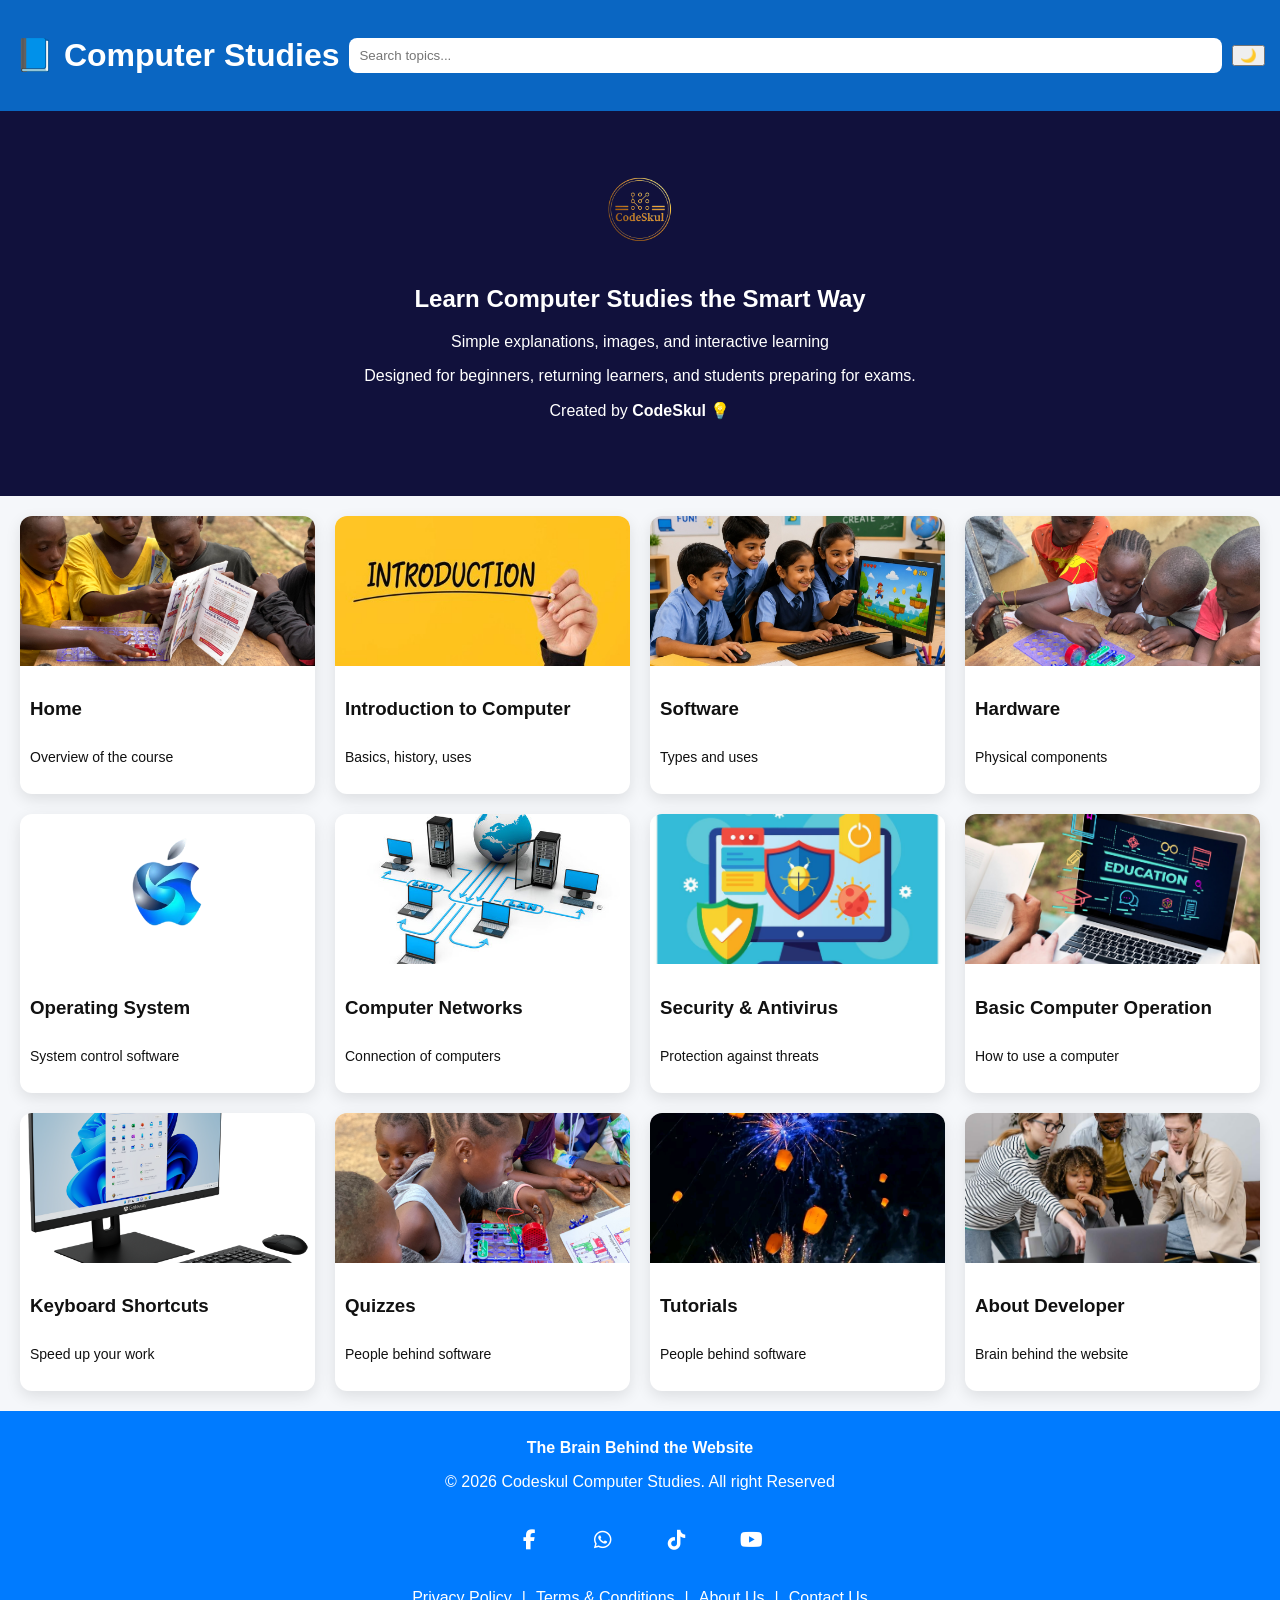
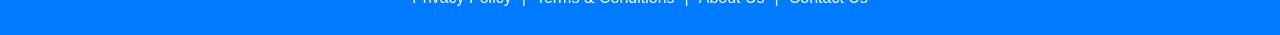
<file: index.html>
<!DOCTYPE html>
<html lang="en">

<head>
    <meta charset="UTF-8">
    <meta name="viewport" content="width=device-width, initial-scale=1.0">
    <title>Computer Studies</title>
    <link rel="stylesheet" href="style.css">
    <link rel="stylesheet" href="https://cdnjs.cloudflare.com/ajax/libs/font-awesome/6.7.2/css/all.min.css">
    <style>

         footer {
            background: #007bff;
            color: white;
            text-align: center;
            padding: 28px 5%;
        }

        #brainLink {
            color: white;
            text-decoration: none;
            font-weight: 700;
        }

        #brainLink:hover {
            text-decoration: underline;
        }



         .social-icons {
            display: flex;
            justify-content: center;
            align-items: center;
            flex-wrap: wrap;
            gap: 12px;
            margin-top: 18px;
        }

        .social-icons a {
            width: 42px;
            height: 42px;
            display: flex;
            justify-content: center;
            align-items: center;
            color: white;
            border-radius: 50%;
            text-decoration: none;
            font-size: 20px;
            transition: 0.25s ease;
        }

        .social-icons a:hover {
            transform: translateY(-3px);
        }

        #face:hover {
            background: #1877f2;
        }

        #what:hover {
            background: #25d366;
        }

        #tik:hover {
            background: #111;
        }

        #you:hover {
            background: #ff0000;
        }

         .footer-links {
            display: flex;
            justify-content: center;
            flex-wrap: wrap;
            gap: 10px;
            margin-top: 18px;
        }

        .footer-links a {
            color: white;
            text-decoration: none;
        
        }

        .footer-links a:hover {
            text-decoration: underline;
        }



        .coming-soon-modal {
  display: none;
  position: fixed;
  inset: 0;
  z-index: 9999;
  background: rgba(0, 0, 0, 0.65);
  align-items: center;
  justify-content: center;
  padding: 20px;
}

.coming-soon-box {
    position: relative;
  width: 100%;
  max-width: 420px;
  background: white;
  border-radius: 20px;
  padding: 35px 25px;
  text-align: center;
  position: relative;
  animation: comingPopup 0.3s ease;
}

.coming-icon {
  font-size: 55px;
  margin-bottom: 10px;
}

.coming-soon-box h2 {
  margin: 5px 0 10px;
  color: #222;
}

.coming-soon-box p {
  line-height: 1.6;
  color: #666;
  font-size: 15px;
}

.coming-badge {
  display: inline-block;
  padding: 8px 16px;
  border-radius: 30px;
  background: #eef4ff;
  font-size: 13px;
  font-weight: bold;
  margin: 15px 0;
  color: #2563eb;
}

.ok-btn {
  border: none;
  padding: 12px 25px;
  border-radius: 10px;
  cursor: pointer;
  background: #2563eb;
  color: white;
  font-size: 15px;
}

.close-btn {
  position: absolute;
  top: 12px;
  right: 15px;
  border: none;
  background: transparent;
  font-size: 28px;
  cursor: pointer;
  color: #777;
}

@keyframes comingPopup {
  from {
    transform: scale(0.85);
    opacity: 0;
  }

  to {
    transform: scale(1);
    opacity: 1;
  }
}



         

        
    

       

 @media (max-width: 768px) {
         .footer-links {
                flex-direction: column;
                gap: 6px;
            }

            .coming-soon-box {
                max-width: 300px;
            }
            .topics{
                overflow-x: hidden;
            }

           

            

            
        }


    </style>
</head>

<body>


    

    <!-- HEADER -->
    <header>
        <h1>📘 Computer Studies</h1>

        <input type="text" id="search" placeholder="Search topics...">

        <button id="theme-toggle">🌙</button>
    </header>

    <!-- HERO -->
    <section class="hero">
        <img src="IMG-20250626-WA0009.png" alt="codeskul-logo" class="hero-logo">
        <h2>Learn Computer Studies the Smart Way</h2>
        <p>Simple explanations, images, and interactive learning</p>
        <p>
            Designed for beginners, returning learners, and students preparing for exams.
        </p>
    
      
    
        <p class="creator">
            Created by <strong>CodeSkul</strong> 💡
        </p>
    </section>


    <!-- TOPICS -->
    <section class="topics" id="topics">

        <!-- 1 -->
        <a href="#" class="card">
            <img src="IMG_8477.jpeg">
            <h3>Home</h3>
            <p>Overview of the course</p>
        </a>

        <!-- 2 -->
        <a href="introduction.html" class="card">
            <img src="introduction-presentation-concept-male-hand-260nw-2287141137.jpg">
            <h3>Introduction to Computer</h3>
            <p>Basics, history, uses</p>
        </a>

        <!-- 3 -->
        <a href="software.html" class="card">
            <img src="Screenshot_20260511_105948_Gallery.jpg">
            <h3>Software</h3>
            <p>Types and uses</p>
        </a>


<div id="comingSoonModel" class="coming-soon-modal">
    <div class="coming-soon-box">
        <button class="close-btn" onclick="closeComingSoon()">x</button>
        <div class="coming-icon">📘</div>
        
        <p>This section is currently under development. We are working to bring you useful and easy-to-understand
            lessons. Please check back soon</p>
        <div class="coming-badge">COMING SOON</div>

        <button class="ok-btn" onclick="closeComingSoon()">Go it</button>
    </div>
</div>
        
        <!-- 4 -->
        <a href="#" class="card" onclick="showComingSoon(event)">
            <img src="IMG_8728.jpeg">
            <h3>Hardware</h3>
            <p>Physical components</p>
        </a>
       

        <!-- 5 -->
       <a href="#" class="card" onclick="showComingSoon(event)">
            <img src="izdJrdpFjJ1n-WqZ2v3Pv.png">
            <h3>Operating System</h3>
            <p>System control software</p>
        </a>

        <!-- 6 -->
<a href="network.html" class="card" onclick="showComingSoon(event)">
            <img src="360_F_72180347_NTfdClV3UZL2xTRnMTGogY5z2vHyp722.jpg">
            <h3>Computer Networks</h3>
            <p>Connection of computers</p>
        </a>

        <!-- 7 -->
<a href="security.html" class="card" onclick="showComingSoon(event)">
            <img src="computer-with-cyber-security-icons-antivirus-pro-free-vector.jpg">
            <h3>Security & Antivirus</h3>
            <p>Protection against threats</p>
        </a>

        <!-- 8 -->
        <a href="operation.html" class="card" onclick="showComingSoon(event)">
            <img src="Role-of-Technology-in-Education.jpeg">
            <h3>Basic Computer Operation</h3>
            <p>How to use a computer</p>
        </a>

        <!-- 9 -->
                <a href="keyboard.html" class="card" onclick="showComingSoon(event)">
                    <img src="imag6.png">
                    <h3>Keyboard Shortcuts</h3>
                    <p>Speed up your work</p>
                </a>

        <!-- 10 -->
        <a href="quiz.html" class="card" onclick="showComingSoon(event)">
            <img src="IMG_8485.jpeg">
            <h3>Quizzes</h3>
            <p>People behind software</p>
        </a>

        <!-- 11 -->
        <a href="tutorials.html" class="card" onclick="showComingSoon(event)">
            <img src="1760954829587.jpg">
            <h3>Tutorials</h3>
            <p>People behind software</p>
        </a>

        <!-- 13 -->
        <a href="brain.html" class="card">
            <img src="software-licensing.jpg">
            <h3>About Developer</h3>
            <p>Brain behind the website</p>
        </a>

       

    </section>

    



    <footer>
       <a href="brain.html" id="brainLink">The Brain Behind the Website</a>
        <p>© 2026 Codeskul Computer Studies. All right Reserved</p>


    <div class="social-icons">
        <a href="https://facebook.com/share/1JX79R6VAV/?mibextid=wwXlfr" target="_blank" id="face"><i class="fab fa-facebook-f"></i></a >
        <a href="https://wa.me/CSDSBJODZZSKC1" target="_blank" id="what"><i class="fab fa-whatsapp"></i></a>
        <a href="https://www.tiktok.com/@codeskul577?r=1&_t=ZS-9AjpOmxjKzs" target="_blank" id="tik"><i class="fab fa-tiktok"></i></a>
        <a href="https://www.youtube.com/@SaiduKalokoh-j5y" target="_blank" id="you"><i class="fab fa-youtube"></i></a>
    </div>


        <div class="footer-links">
        <a href="privacy.html">Privacy Policy </a>
        <span>|</span>
        <a href="terms.html">Terms & Conditions </a>
        <span>|</span>
        <a href="about.html">About Us </a>
        <span>|</span>
        <a href="contact.html">Contact Us</a>
        </div>
        

        
    </footer>

    
    <script>
        

        function showComingSoon(event) {
                event.preventDefault();

                document.getElementById("comingSoonModel").style.display = "flex";

            
            }

            function closeComingSoon() {
                document.getElementById("comingSoonModel").style.display = "none";
            }

    </script>

    
    <script src="script.js"></script>
    
</body>

</html>
</file>
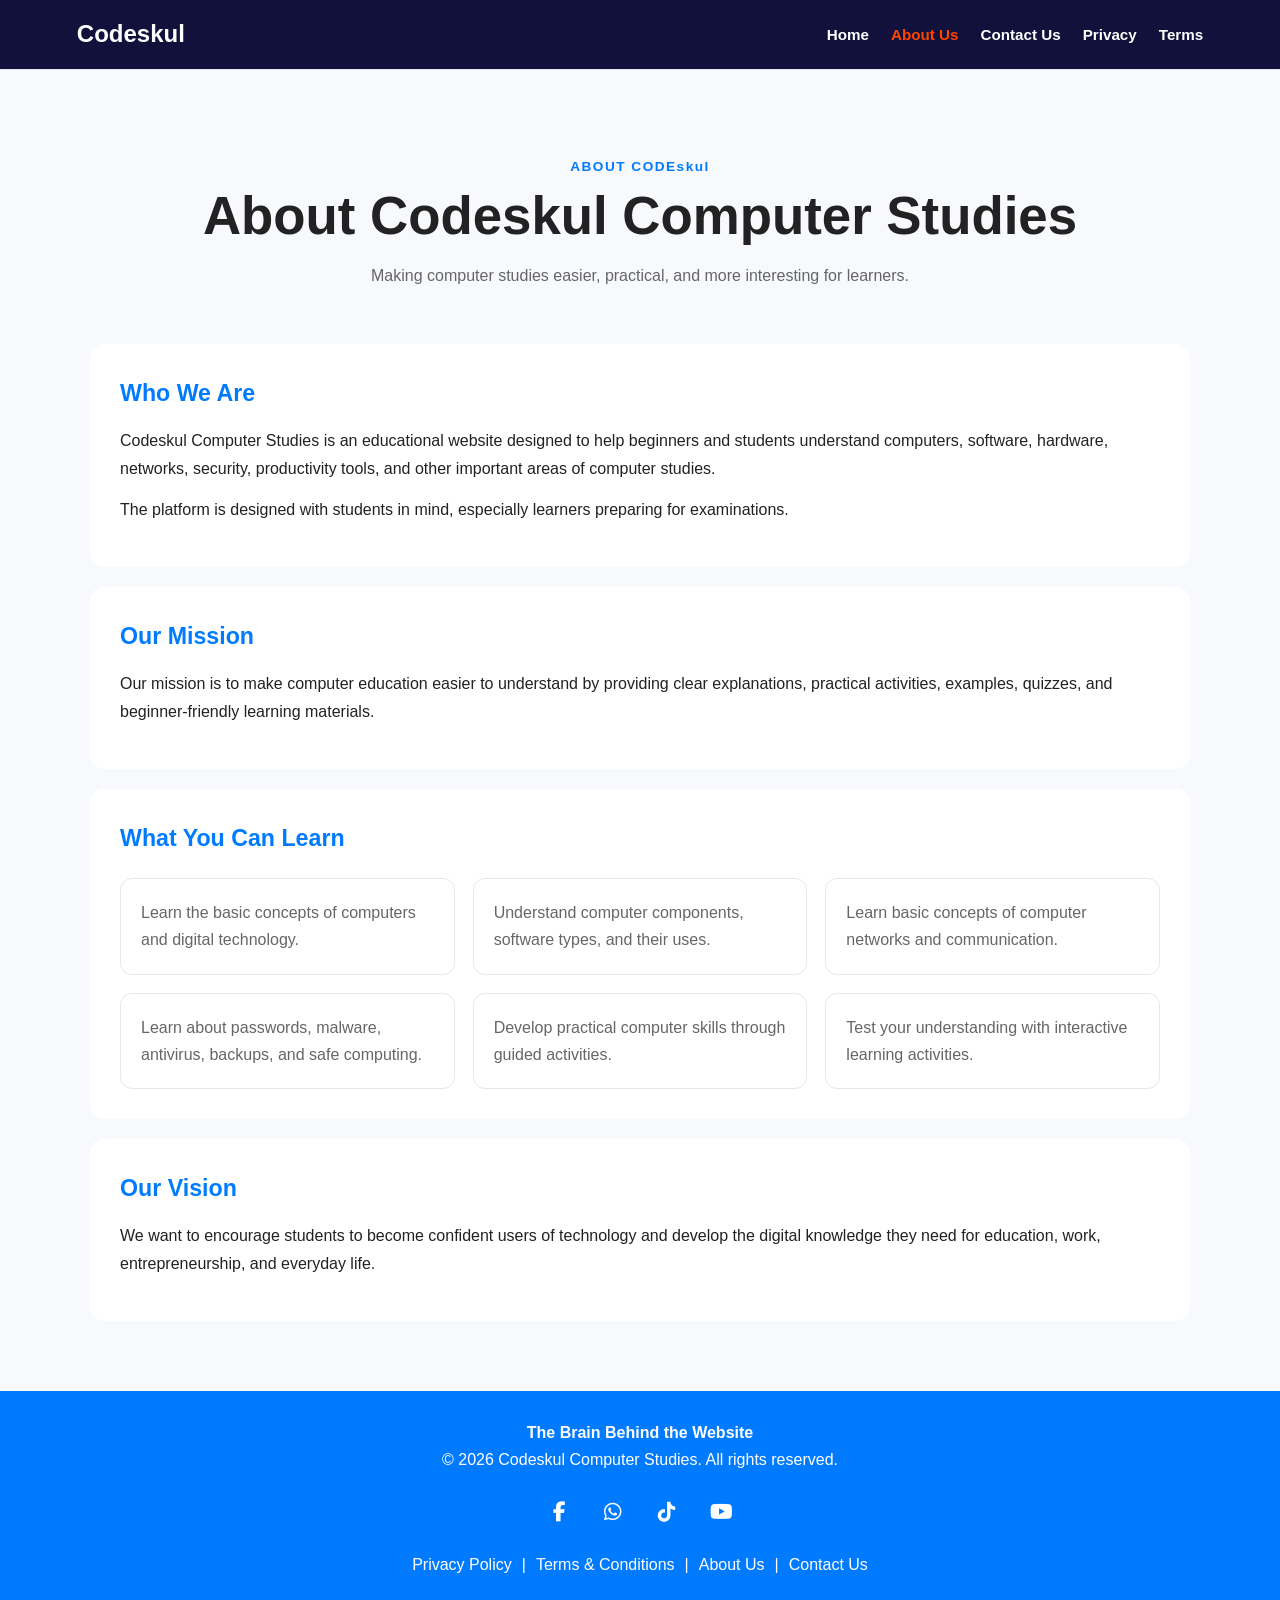
<file: about.html>
<!DOCTYPE html>
<html lang="en">

<head>
    <meta charset="UTF-8">
    <meta name="viewport" content="width=device-width, initial-scale=1.0">
    <meta name="description"
        content="Learn about Codeskul Computer Studies, an educational platform for learning computer studies and digital skills.">
    <title>About Us | Codeskul Computer Studies</title>

    <link rel="stylesheet" href="https://cdnjs.cloudflare.com/ajax/libs/font-awesome/6.7.2/css/all.min.css">
    <style>
        * {
    box-sizing: border-box;
    margin: 0;
    padding: 0;
}

html {
    scroll-behavior: smooth;
}

body {
    font-family: 'Segoe UI', sans-serif;
    background: #f7f9fc;
    color: #222;
    line-height: 1.7;
}

/* HEADER */

.site-header {
    width: 100%;
    min-height: 70px;
    padding: 12px 6%;
    background:  rgb(17, 17, 60);
    display: flex;
    align-items: center;
    justify-content: space-between;
    border-bottom: 1px solid #e5e7eb;
    position: sticky;
    top: 0;
    z-index: 1000;
}

.logo {
    text-decoration: none;
    font-size: 1.5rem;
    font-weight: 800;
    color: white;
}

nav {
    display: flex;
    align-items: center;
    gap: 22px;
}

nav a {
    text-decoration: none;
    color: white;
    font-weight: 600;
    font-size: 0.95rem;
}

nav a:hover,
nav a.active {
    color: orangered;
}

.menu-btn {
    display: none;
    border: none;
    background: transparent;
    font-size: 1.8rem;
    cursor: pointer;
    color: white;
}

/* MAIN */

.page-container {
    width: min(1100px, 92%);
    margin: auto;
    padding: 50px 0;
}

.hero {
    text-align: center;
    padding: 35px 10px 55px;
}

.small-title {
    color: #007bff;
    font-weight: 700;
    font-size: 0.85rem;
    letter-spacing: 1.5px;
    margin-bottom: 8px;
}

.hero h1 {
    font-size: clamp(2rem, 6vw, 3.3rem);
    line-height: 1.15;
    margin-bottom: 15px;
}

.hero p:last-child {
    max-width: 700px;
    margin: auto;
    color: #666;
}

/* CONTENT */

.content-section {
    background: #ffffff;
    margin-bottom: 20px;
    padding: 30px;
    border-radius: 14px;
}

.content-section h2 {
    color: #007bff;
    margin-bottom: 14px;
    font-size: 1.45rem;
}

.content-section h3 {
    margin-bottom: 8px;
}

.content-section p {
    margin-bottom: 14px;
}

.content-section ul {
    padding-left: 25px;
}

.content-section a {
    color: #1769aa;
    font-weight: 600;
}

/* GRID */

.simple-grid {
    display: grid;
    grid-template-columns: repeat(3, 1fr);
    gap: 18px;
    margin-top: 20px;
}

.simple-grid>div {
    padding: 20px;
    border: 1px solid #e5e7eb;
    border-radius: 12px;
}

.simple-grid p {
    margin-bottom: 0;
    color: #666;
}

/* CONTACT */

.contact-layout {
    display: grid;
    grid-template-columns: 1fr 1.2fr;
    gap: 25px;
}

.contact-info,
.contact-form {
    background: #ffffff;
    padding: 30px;
    border-radius: 14px;
}

.contact-info h2,
.contact-form h2 {
    margin-bottom: 18px;
    color: #007bff;
}

.contact-item {
    margin-top: 20px;
}

.contact-item p {
    color: #666;
}

.contact-form label {
    display: block;
    margin: 15px 0 6px;
    font-weight: 600;
}

.contact-form input,
.contact-form textarea {
    width: 100%;
    padding: 13px;
    border: 1px solid #d5d9df;
    border-radius: 8px;
    font: inherit;
    outline: none;
}

.contact-form input:focus,
.contact-form textarea:focus {
    border-color: #1769aa;
}

.contact-form textarea {
    resize: vertical;
}

.contact-form button {
    margin-top: 18px;
    width: 100%;
    padding: 13px;
    border: none;
    border-radius: 8px;
    background: #1769aa;
    color: white;
    font-size: 1rem;
    font-weight: 700;
    cursor: pointer;
}

.contact-form button:hover {
    opacity: 0.9;
}

.form-message {
    margin-top: 12px;
    font-weight: 600;
}

/* FOOTER */







        #brainLink {
            color: white;
            text-decoration: none;
            font-weight: 700;
        }

        #brainLink:hover {
            text-decoration: underline;
        }


         .social-icons {
            display: flex;
            justify-content: center;
            align-items: center;
            flex-wrap: wrap;
            gap: 12px;
            margin-top: 18px;
        }

        .social-icons a {
            width: 42px;
            height: 42px;
            display: flex;
            justify-content: center;
            align-items: center;
            color: white;
            border-radius: 50%;
            text-decoration: none;
            font-size: 20px;
            transition: 0.25s ease;
        }

        .social-icons a:hover {
            transform: translateY(-3px);
        }

        #face:hover {
            background: #1877f2;
        }

        #what:hover {
            background: #25d366;
        }

        #tik:hover {
            background: #111;
        }

        #you:hover {
            background: #ff0000;
        }


                .footer-links {
            display: flex;
            justify-content: center;
            flex-wrap: wrap;
            gap: 10px;
            margin-top: 18px;
        }

        .footer-links a {
            color: white;
            text-decoration: none;
        
        }

        .footer-links a:hover {
            text-decoration: underline;
        }

        footer {
            background: #007bff;
            color: white;
            text-align: center;
            padding: 28px 5%;
        }


/* MOBILE */

@media (max-width: 768px) {

    .site-header {
        padding: 12px 5%;
    }

    .menu-btn {
        display: block;
    }

    nav {
        display: none;
        position: absolute;
        top: 70px;
        left: 0;
        width: 100%;
        background: black;
        flex-direction: column;
        align-items: stretch;
        gap: 0;
        border-bottom: 1px solid #ddd;
        color: white;
    }

    nav.show {
        display: flex;
    }

    nav a {
        padding: 15px 5%;
        border-top: 1px solid #eeeeee;
    }

    .page-container {
        width: 92%;
        padding: 30px 0;
    }

    .hero {
        padding: 25px 5px 35px;
    }

    .content-section,
    .contact-info,
    .contact-form {
        padding: 22px;
    }

    .simple-grid {
        grid-template-columns: 1fr;
    }

    .contact-layout {
        grid-template-columns: 1fr;
    }

    .footer-links {
                flex-direction: column;
                gap: 6px;
            }
}




    </style>
</head>

<body>

    <header class="site-header">
        <a href="index.html" class="logo">Codeskul</a>

        <button class="menu-btn" id="menuBtn" aria-label="Open menu">☰</button>

        <nav id="mainNav">
            <a href="index.html">Home</a>
            <a href="about.html" class="active">About Us</a>
            <a href="contact.html">Contact Us</a>
            <a href="privacy.html">Privacy</a>
            <a href="terms.html">Terms</a>
        </nav>
    </header>

    <main class="page-container">

        <section class="hero">
            <p class="small-title">ABOUT CODEskul</p>
            <h1>About Codeskul Computer Studies</h1>
            <p>
                Making computer studies easier, practical, and more interesting for learners.
            </p>
        </section>

        <section class="content-section">
            <h2>Who We Are</h2>
            <p>
                Codeskul Computer Studies is an educational website designed to help
                beginners and students understand computers, software, hardware,
                networks, security, productivity tools, and other important areas of
                computer studies.
            </p>

            <p>
                The platform is designed with students in mind, especially learners
                preparing for examinations.
            </p>
        </section>

        <section class="content-section">
            <h2>Our Mission</h2>
            <p>
                Our mission is to make computer education easier to understand by
                providing clear explanations, practical activities, examples, quizzes,
                and beginner-friendly learning materials.
            </p>
        </section>

        <section class="content-section">
            <h2>What You Can Learn</h2>

            <div class="simple-grid">
                <div>
                    
                    <p>Learn the basic concepts of computers and digital technology.</p>
                </div>

                <div>
                    
                    <p>Understand computer components, software types, and their uses.</p>
                </div>

                <div>
                    
                    <p>Learn basic concepts of computer networks and communication.</p>
                </div>

                <div>
                    
                    <p>Learn about passwords, malware, antivirus, backups, and safe computing.</p>
                </div>

                <div>
                    
                    <p>Develop practical computer skills through guided activities.</p>
                </div>

                <div>
                    
                    <p>Test your understanding with interactive learning activities.</p>
                </div>
            </div>
        </section>

        <section class="content-section">
            <h2>Our Vision</h2>
            <p>
                We want to encourage students to become confident users of technology
                and develop the digital knowledge they need for education, work,
                entrepreneurship, and everyday life.
            </p>
        </section>

    </main>

    <footer>
                <a href="brain.html" id="brainLink">The Brain Behind the Website</a>
        <p>© <span id="year"></span> Codeskul Computer Studies. All rights reserved.</p>



        <div class="social-icons">
            <a href="https://facebook.com/share/1JX79R6VAV/?mibextid=wwXlfr" target="_blank" id="face"><i class="fab fa-facebook-f"></i></a>
            <a href="https://wa.me/CSDSBJODZZSKC1" target="_blank" id="what"><i class="fab fa-whatsapp"></i></a>
            <a href="https://www.tiktok.com/@codeskul577?r=1&_t=ZS-9AjpOmxjKzs" target="_blank" id="tik"><i class="fab fa-tiktok"></i></a>
            <a href="https://www.youtube.com/@SaiduKalokoh-j5y" target="_blank" id="you"><i class="fab fa-youtube"></i></a>
        </div>

        <div class="footer-links">
    
    
        <a href="privacy.html">
            Privacy Policy
        </a>
    
        <span>|</span>
    
        <a href="terms.html">
            Terms & Conditions
        </a>
    
        <span>|</span>
    
        <a href="about.html">
            About Us
        </a>
    
        <span>|</span>
    
        <a href="contact.html">
            Contact Us
        </a>
    
    
        </div>
    </footer>

    <script>
        // Mobile navigation
                    const menuBtn =
                            document.getElementById("menuBtn");

                        const mainNav =
                            document.getElementById("mainNav");


                        if (menuBtn && mainNav) {

                            menuBtn.addEventListener("click", function () {

                                mainNav.classList.toggle("show");

                                if (mainNav.classList.contains("show")) {

                                    menuBtn.textContent = "✕";
                                    menuBtn.setAttribute(
                                        "aria-label",
                                        "Close menu"
                                    );

                                } else {

                                    menuBtn.textContent = "☰";
                                    menuBtn.setAttribute(
                                        "aria-label",
                                        "Open menu"
                                    );

                                }

                            });

                        }


            // Automatically update the copyright year
            const year = document.getElementById("year");

            if (year) {
                year.textContent = new Date().getFullYear();
            }


            // Contact form validation
            const contactForm = document.getElementById("contactForm");
            const formMessage = document.getElementById("formMessage");

            if (contactForm) {

                contactForm.addEventListener("submit", function (event) {

                    event.preventDefault();

                    const name = document.getElementById("name").value.trim();
                    const email = document.getElementById("email").value.trim();
                    const message = document.getElementById("message").value.trim();

                    if (!name || !email || !message) {
                        formMessage.textContent = "Please complete all fields.";
                        return;
                    }

                    formMessage.textContent = "Thank you! Your message has been prepared successfully.";

                    contactForm.reset();

                });

            }
    </script>
</body>

</html>
</file>
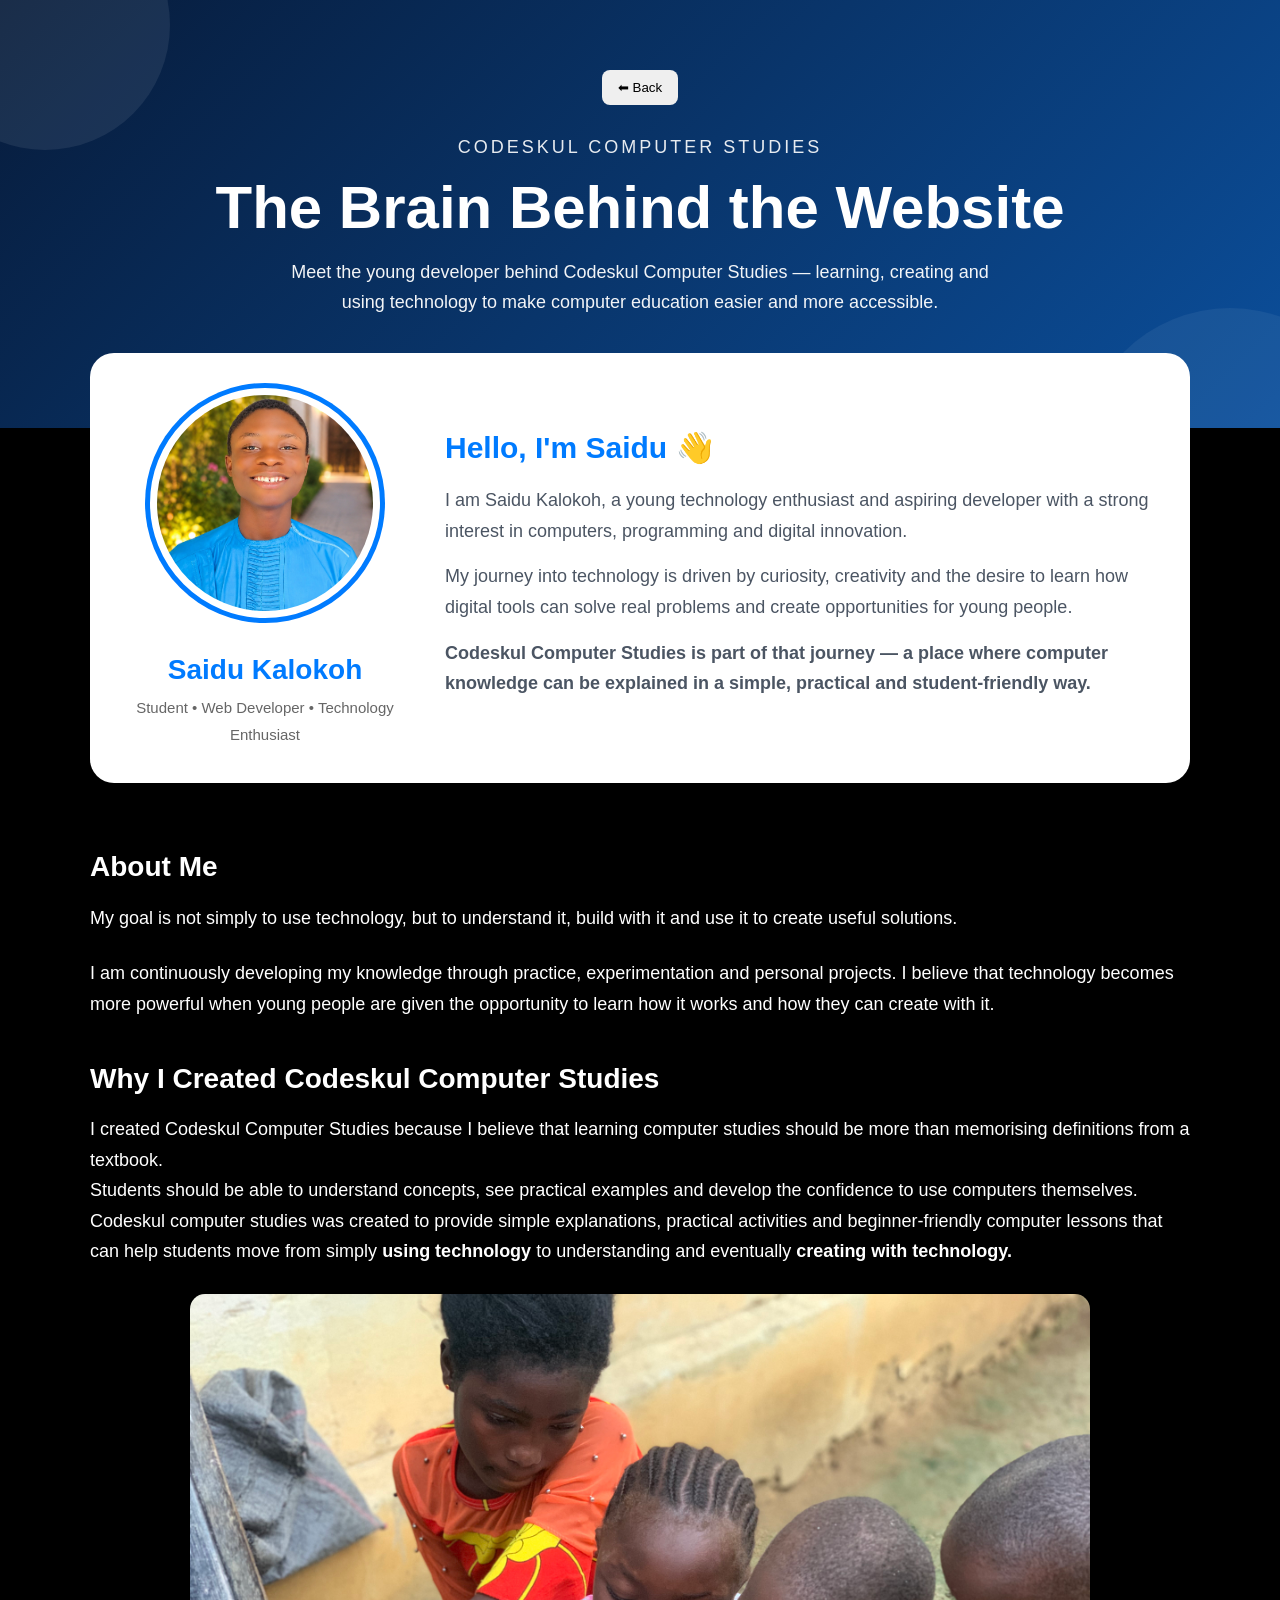
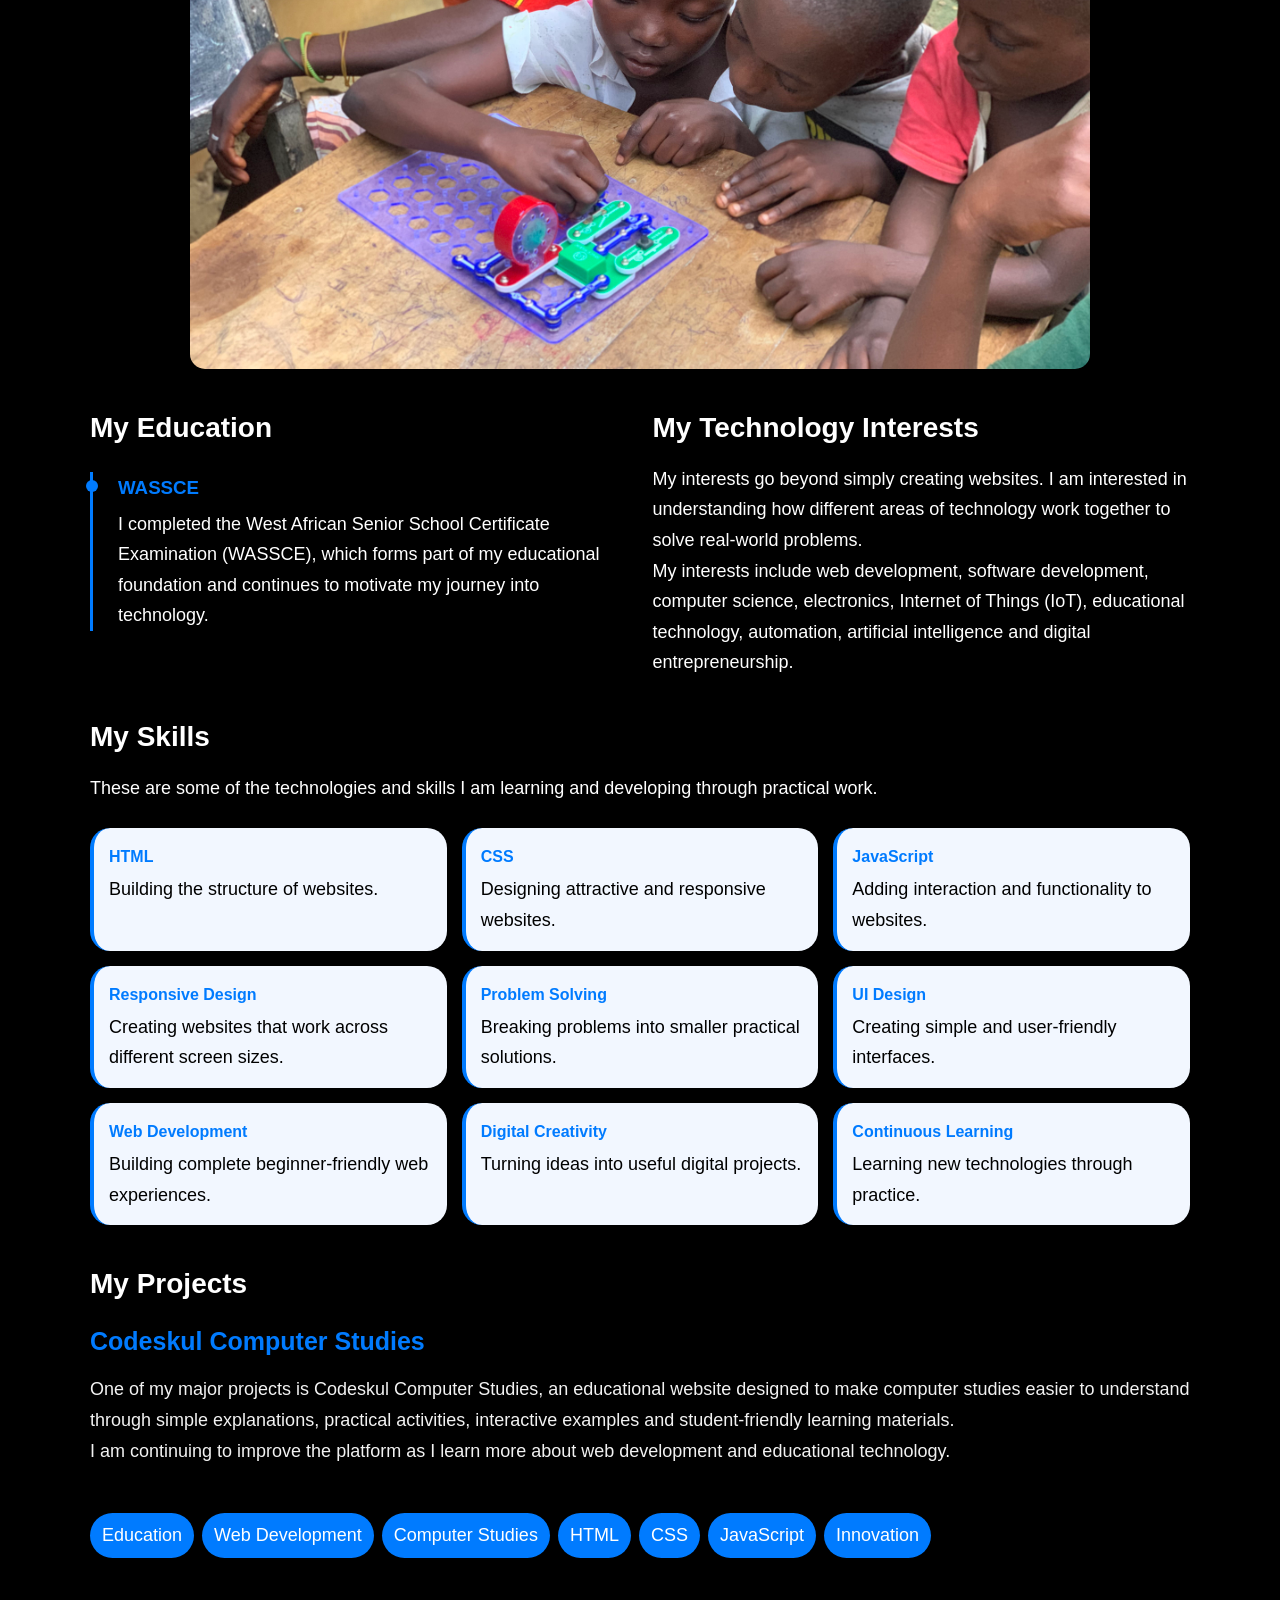
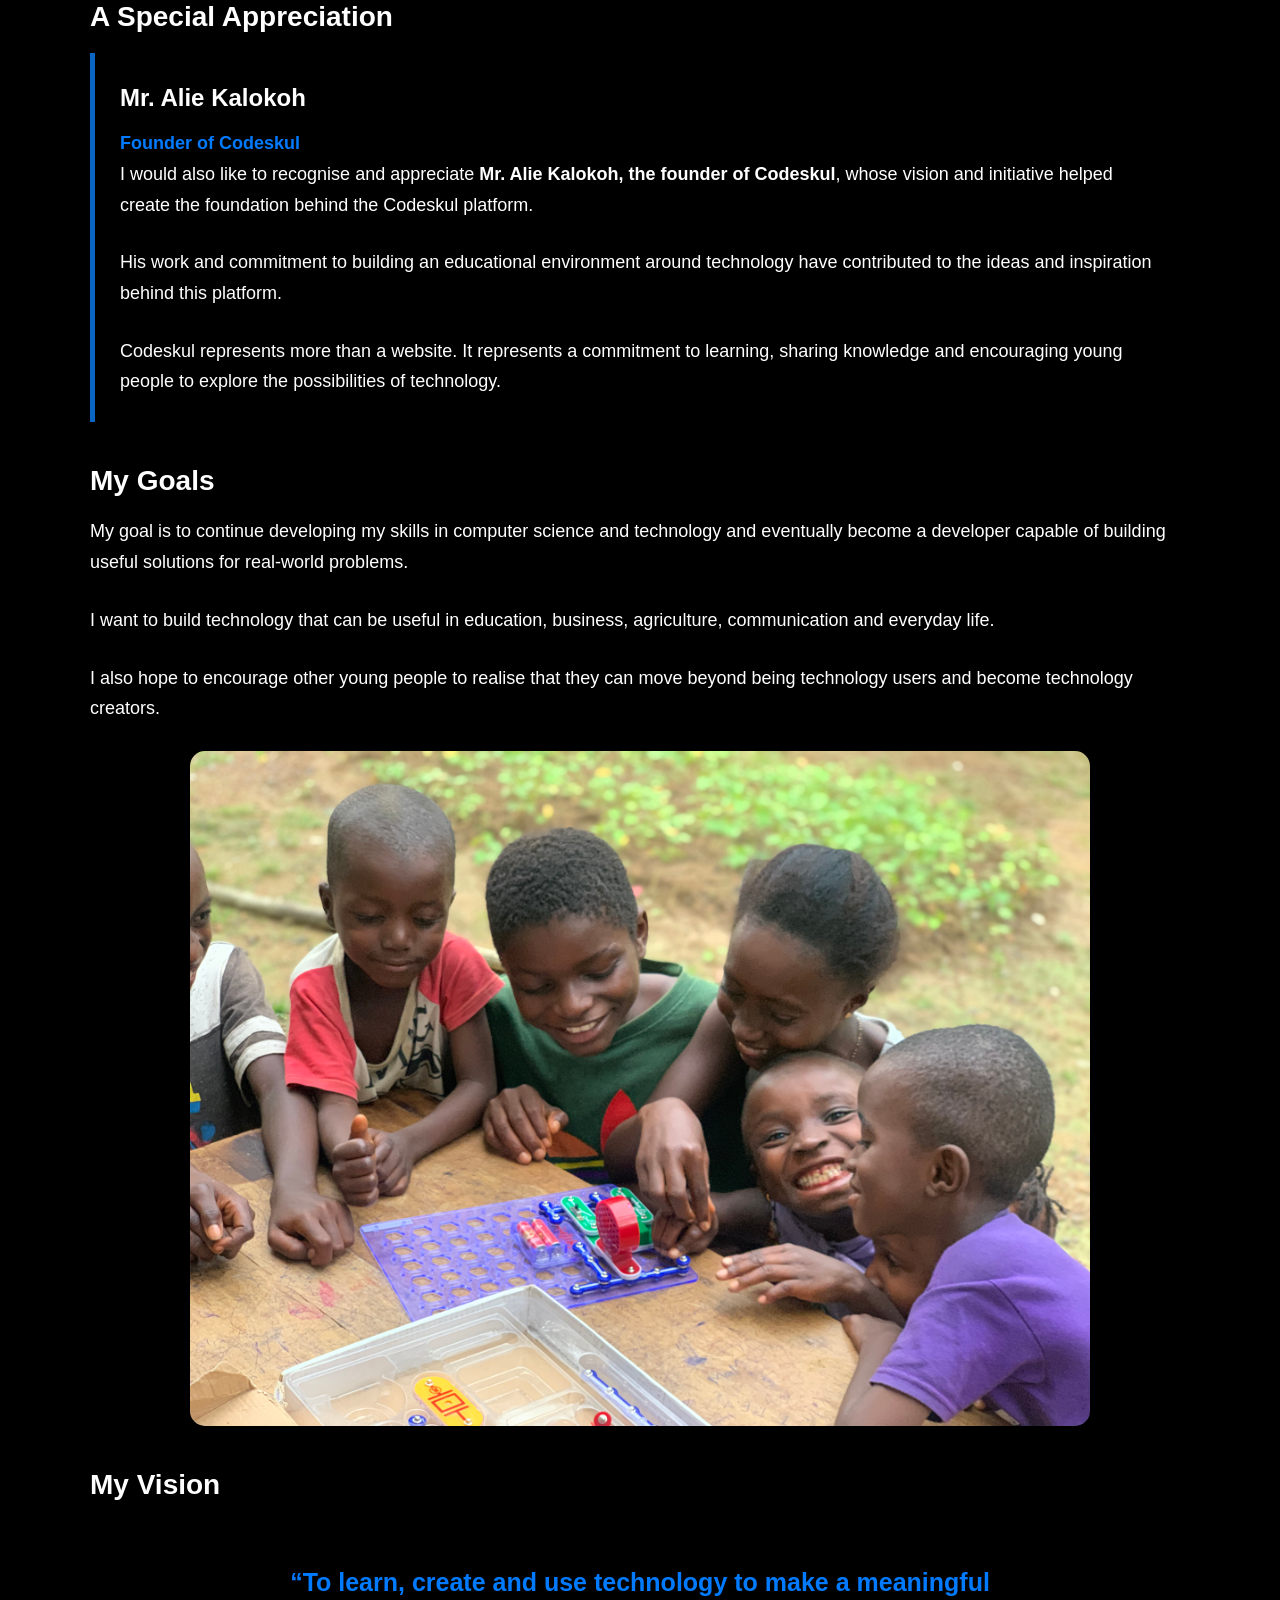
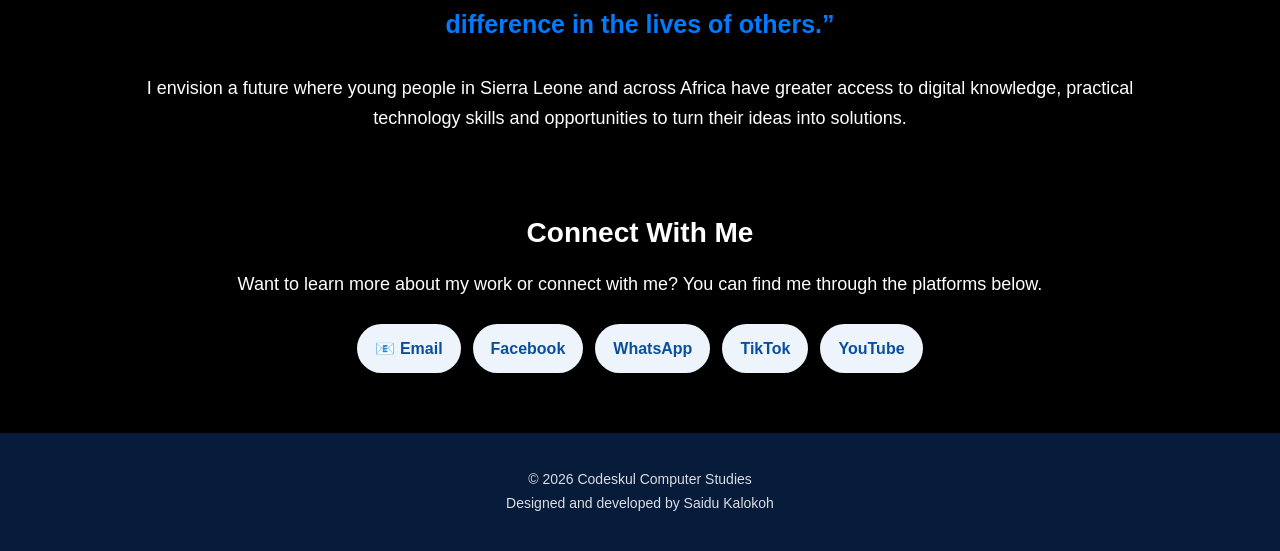
<file: brain.html>
<!DOCTYPE html>
<html lang="en">

<head>
    <meta charset="UTF-8">
    <meta name="viewport" content="width=device-width, initial-scale=1.0">

    <title>The Brain Behind the Website | Codeskul Computer Studies</title>

    <link rel="stylesheet" href="https://cdnjs.cloudflare.com/ajax/libs/font-awesome/6.7.2/css/all.min.css">

    <meta name="description" content="Meet Saidu Kalokoh, the developer behind Codeskul Computer Studies.">

    <style>
        * {
            margin: 0;
            padding: 0;
            box-sizing: border-box;
        }

        html {
            scroll-behavior: smooth;
        }

        body {

            font-family: Arial, Helvetica, sans-serif;
            background: black;
            

            color: white;
            line-height: 1.7;
        }

        a {
            text-decoration: none;
            color: inherit;
        }

        /* =========================
           HEADER
        ========================= */

        .developer-header {
            background: linear-gradient(135deg, #071b3a, #0b4f9c);
            color: white;
            text-align: center;
            padding: 70px 20px 110px;
            position: relative;
            overflow: hidden;
        }

        .developer-header::before {
            content: "";
            position: absolute;
            width: 250px;
            height: 250px;
            border-radius: 50%;
            background: rgba(255, 255, 255, 0.08);
            top: -100px;
            left: -80px;
        }

        .developer-header::after {
            content: "";
            position: absolute;
            width: 300px;
            height: 300px;
            border-radius: 50%;
            background: rgba(255, 255, 255, 0.06);
            bottom: -180px;
            right: -100px;
        }

        .header-content {
            max-width: 900px;
            margin: auto;
            position: relative;
            z-index: 2;
        }

        .small-title {
            text-transform: uppercase;
            letter-spacing: 3px;
            font-size: 18px;
            opacity: 0.9;
            margin-bottom: 10px;
        }

        .developer-header h1 {
            font-size: clamp(32px, 6vw, 60px);
            line-height: 1.15;
            margin-bottom: 15px;
        }

        .developer-header p {
            max-width: 700px;
            margin: auto;
            font-size: 18px;
            opacity: 0.95;
            
        }

        /* =========================
           PROFILE
        ========================= */

        .developer-container {
            width: 92%;
            max-width: 1100px;
            margin: -75px auto 60px;
            position: relative;
            z-index: 5;
        }

        .profile-card {
            background: white;
            border-radius: 24px;
            padding: 35px;
            display: grid;
            grid-template-columns: 280px 1fr;
            gap: 40px;
            align-items: center;
        }

        .profile-image-area {
            text-align: center;
        }

        .profile-image {
            width: 230px;
            height: 230px;
            object-fit: cover;
            border-radius: 50%;
            border: 7px solid white;
            box-shadow: 0 0 0 5px  #007bff;
            background: #e9eef5;
        }

        .profile-image-area h2 {
            margin-top: 20px;
            font-size: 28px;
            color:  #007bff;
        }

        .profile-image-area span {
            color: #666;
            font-size: 15px;
        }

        .profile-content h2 {
            color:  #007bff;
            margin-bottom: 12px;
            font-size: 30px;
        }

        .profile-content p {
            color: #4b5563;
            margin-bottom: 15px;
            font-family: 'Segoe UI', sans-serif;
            font-size: 18px;
        }

        /* =========================
           GENERAL SECTIONS
        ========================= */

        .developer-section {
            width: 92%;
            max-width: 1100px;
            margin: 0 auto 35px;
        }

        

        .section-title {
            color:white;
            font-size: 28px;
            margin-bottom: 12px;
             font-family: 'Segoe UI', sans-serif;
        }

        .section-intro {
            color: white;
            font-size: 18px;
            margin-bottom: 25px;
            font-family: 'Segoe UI', sans-serif;
        }

        /* =========================
           TWO COLUMN
        ========================= */

        .two-column {
            display: grid;
            grid-template-columns: repeat(2, 1fr);
            gap: 25px;
        }

        /* =========================
           SKILLS
        ========================= */

        .skills-grid {
            display: grid;
            font-family: 'Segoe UI', sans-serif;
            grid-template-columns: repeat(3, 1fr);
            gap: 15px;
            
        }

        .skill {
            background: #f2f7ff;
            border-left: 4px solid #007bff;
            padding: 15px;
            border-radius: 20px;
            transition: 0.3s;
            box-shadow: 0 4px 10px rgba(0, 0, 0, 0.3);
        }

        .skill:hover{
            transform: translateY(-5px);
        }

        .skill strong {
            display: block;
            color: #007bff;
            margin-bottom: 4px;
        }

        .skill span {
            color: #667085;
            font-size: 14px;
        }

        /* =========================
           JOURNEY
        ========================= */

        .journey {
            border-left: 3px solid #007bff;
            padding-left: 25px;
            margin-top: 20px;
        }

        .journey-item {
            margin-bottom: 25px;
            position: relative;
        }

        .journey-item::before {
            content: "";
            position: absolute;
            width: 12px;
            height: 12px;
            background: #007bff;
            border-radius: 50%;
            left: -32px;
            top: 8px;
        }

        .journey-item h3 {
            color: #007bff;
            margin-bottom: 5px;
        }

        .journey-item p {
            color: #667085;
        }

        /* =========================
           PROJECT
        ========================= */

        

        .project-box h3 {
            font-size: 25px;
            margin-bottom: 12px;
        }

        .project-box p {
            opacity: 0.95;
        }

        .project-tags {
            display: flex;
            flex-wrap: wrap;
            gap: 8px;
            margin-top: 20px;
        }

        .project-tags span {
            
            padding: 7px 12px;
            border-radius: 30px;
            font-size: 13px;
        }

        /* =========================
           BOSS SECTION
        ========================= */

        .mentor-box {
            
            border-left: 5px solid #0b66c3;
            
            padding: 25px;
        }

        .mentor-box h3 {
            color: white;
            font-size: 24px;
            margin-bottom: 10px;
        }

        .mentor-box p {
            color: white;
            font-size: 18px;
        }

        .mentor-name {
            font-weight: bold;
            color: #007bff;
            margin-bottom: 5px;
        }

        /* =========================
           VISION
        ========================= */

        .vision-box {
            text-align: center;
            padding: 40px 25px;
            
            
        }

        .vision-box .quote {
            font-size: 25px;
            font-weight: bold;
            color: #0b4f9c;
            max-width: 800px;
            margin: auto;
        }

        /* =========================
           CONTACT
        ========================= */

        .social-links {
            display: flex;
            flex-wrap: wrap;
            justify-content: center;
            gap: 12px;
            margin-top: 25px;
        }

        .social-links a {
            padding: 11px 18px;
            border-radius: 30px;
            background: #eef4fb;
            color: #0b4f9c;
            font-weight: bold;
            transition: 0.3s;
        }

        .social-links a:hover {
            background: #0b66c3;
            color: white;
            transform: translateY(-2px);
        }

        /* =========================
           FOOTER
        ========================= */

        .developer-footer {
            text-align: center;
            background: #071b3a;
            color: white;
            padding: 35px 20px;
            margin-top: 60px;
        }

        .developer-footer p {
            opacity: 0.85;
            font-size: 14px;
        }

         button{
            cursor:pointer;
            border:none;
            padding:10px 16px;
            border-radius:8px;
        }

        /* =========================
           MOBILE
        ========================= */

        @media (max-width: 800px) {

            .developer-header {
                padding: 55px 18px 100px;
            }

            .developer-header p {
                font-size: 16px;
            }

            .profile-card {
                grid-template-columns: 1fr;
                text-align: center;
                padding: 25px 20px;
                gap: 25px;
            }

            .profile-image {
                width: 190px;
                height: 190px;
            }

            .two-column {
                grid-template-columns: 1fr;
            }

            .skills-grid {
                grid-template-columns: 1fr 1fr;
            }

            .section-card {
                padding: 25px 20px;
            }
        }

        @media (max-width: 500px) {

            .developer-container {
                width: 94%;
            }

            .developer-section {
                width: 94%;
            }

            .developer-header h1 {
                font-size: 34px;
            }

            .developer-header p {
                font-size: 15px;
            }

            .profile-image {
                width: 160px;
                height: 160px;
            }

            .profile-image-area h2 {
                font-size: 24px;
            }

            .profile-content h2 {
                font-size: 24px;
            }

            .section-title {
                font-size: 23px;
            }

            .section-card {
                padding: 22px 16px;
            }

            .skills-grid {
                grid-template-columns: 1fr;
            }

            .vision-box .quote {
                font-size: 20px;
            }

            .social-links {
                flex-direction: column;
            }

            .social-links a {
                width: 100%;
                text-align: center;
            }

            .project-box {
                padding: 24px 18px;
            }
        }
    </style>
</head>

<body>
    

    <!-- =========================
     HEADER
========================= -->

    <header class="developer-header">
        <button onclick="goBack()">⬅ Back</button>

        <div class="header-content">
<br>
            <div class="small-title">
                Codeskul Computer Studies
            </div>

            <h1 style="font-family: 'Segoe UI', sans-serif;">The Brain Behind the Website</h1>

            <p style="font-family: 'Segoe UI', sans-serif;">
                Meet the young developer behind Codeskul Computer Studies —
                learning, creating and using technology to make computer
                education easier and more accessible.
            </p>

        </div>

    </header>


    <!-- =========================
     PROFILE
========================= -->

    <main>

        <div class="developer-container">

            <section class="profile-card">

                <div class="profile-image-area">

                    <!-- REPLACE THIS IMAGE WITH YOUR OWN -->
                    <img class="profile-image"
                        src="file_00000000477071f4a516629937637050.png"
                        alt="Saidu Kalokoh">

                    <h2>Saidu Kalokoh</h2>

                    <span>
                        Student • Web Developer • Technology Enthusiast
                    </span>

                </div>


                <div class="profile-content">

                    <h2>Hello, I'm Saidu 👋</h2>

                    <p>
                        I am Saidu Kalokoh, a young technology enthusiast and
                        aspiring developer with a strong interest in computers,
                        programming and digital innovation.
                    </p>

                    <p>
                        My journey into technology is driven by curiosity,
                        creativity and the desire to learn how digital tools
                        can solve real problems and create opportunities for
                        young people.
                    </p>

                    <p>
                        <strong>
                            Codeskul Computer Studies is part of that journey —
                            a place where computer knowledge can be explained
                            in a simple, practical and student-friendly way.
                        </strong>
                    </p>

                </div>

            </section>

        </div>


        <!-- =========================
         ABOUT ME
    ========================= -->

        <section class="developer-section">

            <div class="section-card">

                <h2 class="section-title">
                    About Me
                </h2>

                <p class="section-intro">
                    My goal is not simply to use technology, but to understand
                    it, build with it and use it to create useful solutions.
                </p>

                <p style="color: white; font-size: 18px; font-family: 'Segoe UI', sans-serif;">
                    I am continuously developing my knowledge through practice,
                    experimentation and personal projects. I believe that
                    technology becomes more powerful when young people are given
                    the opportunity to learn how it works and how they can
                    create with it.
                </p>

            </div>

        </section>


        <!-- =========================
         WHY CODESKUL
    ========================= -->

        <section class="developer-section">

            <div class="section-card">

                <h2 class="section-title">
                    Why I Created Codeskul Computer Studies
                </h2>

                <p style="color: white; font-size: 18px; font-family: 'Segoe UI', sans-serif;">
                    I created Codeskul Computer Studies because I believe that
                    learning computer studies should be more than memorising
                    definitions from a textbook.
                </p>

                <p style="color: white; font-size: 18px; font-family: 'Segoe UI', sans-serif;">
                    Students should be able to understand concepts, see
                    practical examples and develop the confidence to use
                    computers themselves.
                </p>

                <p style="color: white; font-size: 18px; font-family: 'Segoe UI', sans-serif;">
                    Codeskul computer studies was created to provide simple explanations,
                    practical activities and beginner-friendly computer
                    lessons that can help students move from simply
                    <strong>using technology</strong> to understanding and
                    eventually <strong>creating with technology.</strong>
                </p>

            </div>
<br>
            <img src="IMG_8728.jpeg" alt=""  style="align-items: center; border-radius: 15px; width: 100%; max-width: 900px; height: auto; display: block; margin: 0 auto; ">

        </section>


        <!-- =========================
         EDUCATION + INTERESTS
    ========================= -->

        <section class="developer-section">

            <div class="two-column">

                <div class="section-card">

                    <h2 class="section-title">
                        My Education
                    </h2>

                    <div class="journey">

                        <div class="journey-item">

                            <h3>WASSCE</h3>

                            <p style="color: white; font-size: 18px; font-family: 'Segoe UI', sans-serif;">
                                I completed the West African Senior School
                                Certificate Examination (WASSCE), which forms
                                part of my educational foundation and continues
                                to motivate my journey into technology.
                            </p>

                        </div>

                    </div>

                </div>


                <div class="section-card">

                    <h2 class="section-title">
                        My Technology Interests
                    </h2>

                    <p style="color: white; font-size: 18px; font-family: 'Segoe UI', sans-serif;">
                        My interests go beyond simply creating websites. I am
                        interested in understanding how different areas of
                        technology work together to solve real-world problems.
                    </p>

                    <p style=" font-size: 18px;">
                        My interests include web development, software
                        development, computer science, electronics, Internet of
                        Things (IoT), educational technology, automation,
                        artificial intelligence and digital entrepreneurship.
                    </p>

                </div>

            </div>

        </section>


        <!-- =========================
         SKILLS
    ========================= -->

        <section class="developer-section">

            <div class="section-card">

                <h2 class="section-title">
                    My Skills
                </h2>

                <p class="section-intro">
                    These are some of the technologies and skills I am learning
                    and developing through practical work.
                </p>

                <div class="skills-grid">

                    <div class="skill">
                        <strong>HTML</strong>
                        <span style="color: #000; font-size: 18px;">Building the structure of websites.</span>
                    </div>

                    <div class="skill">
                        <strong>CSS</strong>
                        <span style="color: #000; font-size: 18px;">Designing attractive and responsive websites.</span>
                    </div>

                    <div class="skill">
                        <strong>JavaScript</strong>
                        <span style="color: #000; font-size: 18px;">Adding interaction and functionality to websites.</span>
                    </div>

                    <div class="skill">
                        <strong>Responsive Design</strong>
                        <span style="color: #000; font-size: 18px;">Creating websites that work across different screen sizes.</span>
                    </div>

                    <div class="skill">
                        <strong>Problem Solving</strong>
                        <span style="color: #000; font-size: 18px;">Breaking problems into smaller practical solutions.</span>
                    </div>

                    <div class="skill">
                        <strong>UI Design</strong>
                        <span style="color: #000; font-size: 18px;">Creating simple and user-friendly interfaces.</span>
                    </div>

                    <div class="skill">
                        <strong>Web Development</strong>
                        <span style="color: #000; font-size: 18px;">Building complete beginner-friendly web experiences.</span>
                    </div>

                    <div class="skill">
                        <strong>Digital Creativity</strong>
                        <span style="color: #000; font-size: 18px;">Turning ideas into useful digital projects.</span>
                    </div>

                    <div class="skill">
                        <strong>Continuous Learning</strong>
                        <span style="color: #000; font-size: 18px;">Learning new technologies through practice.</span>
                    </div>

                </div>

            </div>

        </section>


        <!-- =========================
         PROJECT
    ========================= -->

        <section class="developer-section">

            <div class="section-card">

                <h2 class="section-title">
                    My Projects
                </h2>

                <div class="project-box">

                    <h3 style="color: #007bff;">Codeskul Computer Studies</h3>

                    <p style="color: white; font-size: 18px; font-family: 'Segoe UI', sans-serif;">
                        One of my major projects is Codeskul Computer Studies,
                        an educational website designed to make computer studies
                        easier to understand through simple explanations,
                        practical activities, interactive examples and
                        student-friendly learning materials.
                    </p>

                    <p style="color: white; font-size: 18px; font-family: 'Segoe UI', sans-serif;">
                        I am continuing to improve the platform as I learn more
                        about web development and educational technology.
                    </p>
<br>
                    <div class="project-tags" style="color: white; font-family: 'Segoe UI', sans-serif; ">

                        <span style="background: #007bff;font-size: 18px;">Education</span>
                        <span style="background: #007bff; font-size: 18px;">Web Development</span>
                        <span style="background: #007bff; font-size: 18px;">Computer Studies</span>
                        <span style="background: #007bff; font-size: 18px;">HTML</span>
                        <span style="background: #007bff; font-size: 18px;">CSS</span>
                        <span style="background: #007bff; font-size: 18px;">JavaScript</span>
                        <span style="background: #007bff; font-size: 18px;">Innovation</span>

                    </div>

                </div>

            </div>

        </section>


        <!-- =========================
         BOSS / FOUNDER
    ========================= -->

        <section class="developer-section">

            <div class="section-card">

                <h2 class="section-title">
                    A Special Appreciation
                </h2>

                <div class="mentor-box">

                    <h3>
                        Mr. Alie Kalokoh
                    </h3>

                    <p>
                        <span class="mentor-name">
                            Founder of Codeskul
                        </span>
                    </p>

                    <p style="font-family: 'Segoe UI', sans-serif;">
                        I would also like to recognise and appreciate
                        <strong>Mr. Alie Kalokoh, the founder of Codeskul</strong>,
                        whose vision and initiative helped create the foundation
                        behind the Codeskul platform.
                    </p>
<br>
                    <p style="font-family: 'Segoe UI', sans-serif;">
                        His work and commitment to building an educational
                        environment around technology have contributed to the
                        ideas and inspiration behind this platform.
                    </p>
<br>
                    <p style="font-family: 'Segoe UI', sans-serif;">
                        Codeskul represents more than a website. It represents
                        a commitment to learning, sharing knowledge and
                        encouraging young people to explore the possibilities
                        of technology.
                    </p>

                </div>

            </div>

        </section>


        <!-- =========================
         GOALS
    ========================= -->

        <section class="developer-section">

            <div class="section-card">

                <h2 class="section-title">
                    My Goals
                </h2>

                <p style="color: white; font-size: 18px; font-family: 'Segoe UI', sans-serif;">
                    My goal is to continue developing my skills in computer
                    science and technology and eventually become a developer
                    capable of building useful solutions for real-world
                    problems.
                </p>
<br>
                <p style="color: white; font-size: 18px; font-family: 'Segoe UI', sans-serif;">
                    I want to build technology that can be useful in education,
                    business, agriculture, communication and everyday life.
                </p>
<br>
                <p style="color: white; font-size: 18px; font-family: 'Segoe UI', sans-serif;">
                    I also hope to encourage other young people to realise that
                    they can move beyond being technology users and become
                    technology creators.
                </p>

            </div>

            <br>

            <img src="IMG_8730.jpeg" alt="" width="50%" style="align-items: center; border-radius: 15px;  align-items: center; border-radius: 15px; width: 100%; max-width: 900px; height: auto; display: block; margin: 0 auto; ">

        </section>

       



        <!-- =========================
         VISION
    ========================= -->

        <section class="developer-section">

            <div class="section-card">

                <h2 class="section-title">
                    My Vision
                </h2>

                <div class="vision-box">

                    <p class="quote" style="color: #007bff;">
                        “To learn, create and use technology to make a
                        meaningful difference in the lives of others.”
                    </p>

                    <br>

                    <p style="color: white; font-size: 18px; font-family: 'Segoe UI', sans-serif;">
                        I envision a future where young people in Sierra Leone
                        and across Africa have greater access to digital
                        knowledge, practical technology skills and opportunities
                        to turn their ideas into solutions.
                    </p>

                </div>

            </div>

        </section>


        <!-- =========================
         CONTACT
    ========================= -->

        <section class="developer-section">

            <div class="section-card" style="text-align:center;">

                <h2 class="section-title">
                    Connect With Me
                </h2>

                <p style="color: white; font-size: 18px; font-family: 'Segoe UI', sans-serif;">
                    Want to learn more about my work or connect with me?
                    You can find me through the platforms below.
                </p>

                <div class="social-links" style="font-family: 'Segoe UI', sans-serif;">

                    <!-- REPLACE THESE LINKS WITH YOUR OWN -->

                    <a href="saidukalokoh072@gmail.com" target="_blank">
                        📧 Email
                    </a>

                    <a href="https://facebook.com/share/1JX79R6VAV/?mibextid=wwXlfr" target="_blank">
                        Facebook
                    </a>

                    <a href="https://wa.me/CSDSBJODZZSKC1" target="_blank">
                        WhatsApp
                    </a>

                    <a href="https://www.tiktok.com/@codeskul577?r=1&_t=ZS-9AjpOmxjKzs" target="_blank">
                        TikTok
                    </a>

                    <a href="https://www.youtube.com/@SaiduKalokoh-j5y" target="_blank">
                        YouTube
                    </a>

                </div>

            </div>

        </section>

    </main>


    <!-- =========================
     FOOTER
========================= -->

    <footer class="developer-footer">

        <p>
            © <span id="year"></span> Codeskul Computer Studies
        </p>

        <p>
            Designed and developed by Saidu Kalokoh
        </p>

    </footer>


    <script>

        /* Automatically update the year */

        document.getElementById("year").textContent =
            new Date().getFullYear();


        /* Simple reveal animation */

        const sections =
            document.querySelectorAll(".developer-section, .profile-card");

        const observer =
            new IntersectionObserver(
                (entries) => {

                    entries.forEach(entry => {

                        if (entry.isIntersecting) {

                            entry.target.style.opacity = "1";
                            entry.target.style.transform = "translateY(0)";

                        }

                    });

                },
                {
                    threshold: 0.08
                }
            );


        sections.forEach(section => {

            section.style.opacity = "0";
            section.style.transform = "translateY(20px)";
            section.style.transition =
                "opacity 0.7s ease, transform 0.7s ease";

            observer.observe(section);

        });

        function goBack() {
                window.location.href = "index.html";
            }

    </script>

</body>

</html>
</file>
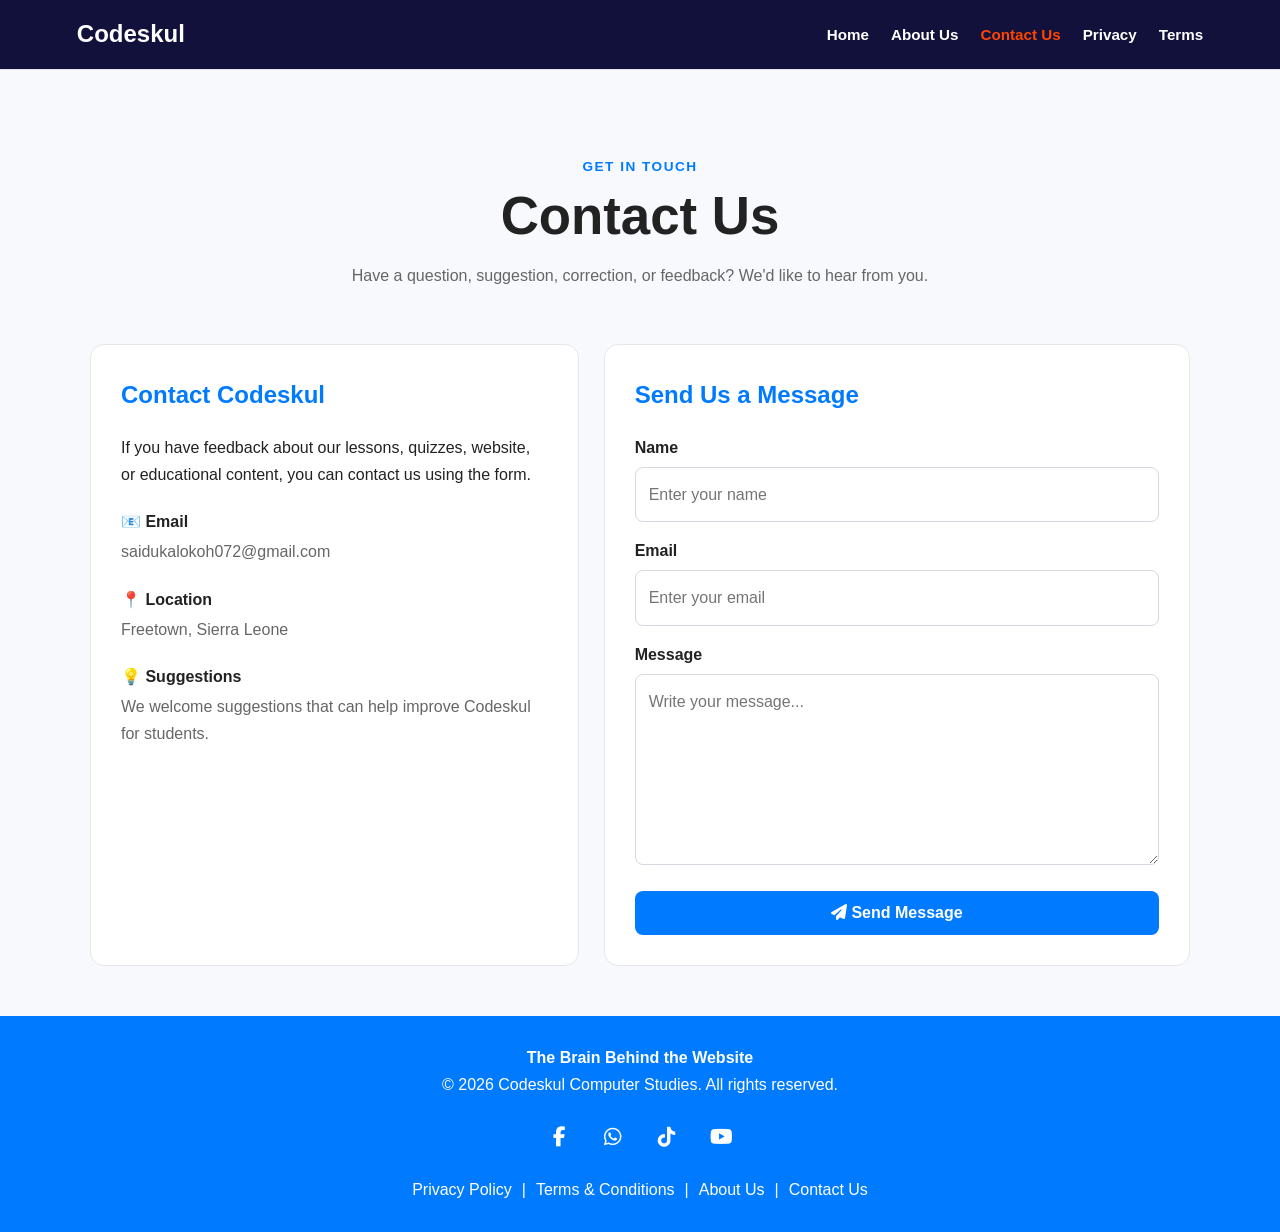
<file: contact.html>
<!DOCTYPE html>
<html lang="en">

<head>
    <meta charset="UTF-8">
    <meta name="viewport" content="width=device-width, initial-scale=1.0">

    <meta name="description" content="Contact Codeskul Computer Studies.">

    <title>Contact Us | Codeskul Computer Studies</title>

    <link rel="stylesheet" href="https://cdnjs.cloudflare.com/ajax/libs/font-awesome/6.5.2/css/all.min.css">


    <!-- Font Awesome Icons -->
    
    <style>
        /* =========================
       RESET
    ========================= */

        * {
            box-sizing: border-box;
            margin: 0;
            padding: 0;
        }

        html {
            scroll-behavior: smooth;
        }

        body {
            font-family: "Segoe UI", Arial, sans-serif;
            background: #f7f9fc;
            color: #222;
            line-height: 1.7;
            overflow-x: hidden;
        }


        /* =========================
       HEADER
    ========================= */

        .site-header {
            width: 100%;
            min-height: 70px;
            padding: 12px 6%;
            background: rgb(17, 17, 60);
            display: flex;
            align-items: center;
            justify-content: space-between;
            border-bottom: 1px solid #e5e7eb;
            position: sticky;
            top: 0;
            z-index: 1000;
        }

        .logo {
            text-decoration: none;
            font-size: 1.5rem;
            font-weight: 800;
            color: white;
        }

        nav {
            display: flex;
            align-items: center;
            gap: 22px;
        }

        nav a {
            text-decoration: none;
            color: white;
            font-weight: 600;
            font-size: 0.95rem;
            transition: color 0.25s ease;
        }

        nav a:hover,
        nav a.active {
            color: orangered;
        }

        .menu-btn {
            display: none;
            border: none;
            background: transparent;
            color: white;
            font-size: 1.8rem;
            cursor: pointer;
        }


        /* =========================
       MAIN
    ========================= */

        .page-container {
            width: min(1100px, 92%);
            margin: auto;
            padding: 50px 0;
        }


        /* =========================
       HERO
    ========================= */

        .hero {
            text-align: center;
            padding: 35px 10px 55px;
        }

        .small-title {
            color: #007bff;
            font-weight: 700;
            font-size: 0.85rem;
            letter-spacing: 1.5px;
            margin-bottom: 8px;
        }

        .hero h1 {
            font-size: clamp(2rem, 6vw, 3.3rem);
            line-height: 1.15;
            margin-bottom: 15px;
        }

        .hero p:last-child {
            max-width: 700px;
            margin: auto;
            color: #666;
        }


        /* =========================
       CONTACT
    ========================= */

        .contact-layout {
            display: grid;
            grid-template-columns: 1fr 1.2fr;
            gap: 25px;
        }

        .contact-info,
        .contact-form {
            background: #ffffff;
            padding: 30px;
            border-radius: 14px;
            border: 1px solid #e5e7eb;
        }

        .contact-info h2,
        .contact-form h2 {
            margin-bottom: 18px;
            color: #007bff;
        }

        .contact-item {
            margin-top: 20px;
        }

        .contact-item strong {
            display: block;
            margin-bottom: 3px;
        }

        .contact-item p {
            color: #666;
        }


        /* =========================
       FORM
    ========================= */

        .contact-form label {
            display: block;
            margin: 15px 0 6px;
            font-weight: 600;
        }

        .contact-form input,
        .contact-form textarea {
            width: 100%;
            padding: 13px;
            border: 1px solid #d5d9df;
            border-radius: 8px;
            font: inherit;
            outline: none;
            background: white;
            transition: border-color 0.25s ease;
        }

        .contact-form input:focus,
        .contact-form textarea:focus {
            border-color: #007bff;
        }

        .contact-form textarea {
            resize: vertical;
            min-height: 140px;
        }

        .contact-form button {
            margin-top: 18px;
            width: 100%;
            padding: 13px;
            border: none;
            border-radius: 8px;
            background: #007bff;
            color: white;
            font-size: 1rem;
            font-weight: 700;
            cursor: pointer;
            transition: 0.25s ease;
        }

        .contact-form button:hover {
            background: #005fc7;
        }

        .contact-form button:active {
            transform: scale(0.98);
        }


        /* =========================
       FOOTER
    ========================= */

        footer {
            background: #007bff;
            color: white;
            text-align: center;
            padding: 28px 5%;
        }

        #brainLink {
            color: white;
            text-decoration: none;
            font-weight: 700;
        }

        #brainLink:hover {
            text-decoration: underline;
        }


        /* =========================
       SOCIAL ICONS
    ========================= */

        .social-icons {
            display: flex;
            justify-content: center;
            align-items: center;
            flex-wrap: wrap;
            gap: 12px;
            margin-top: 18px;
        }

        .social-icons a {
            width: 42px;
            height: 42px;
            display: flex;
            justify-content: center;
            align-items: center;
            color: white;
            border-radius: 50%;
            text-decoration: none;
            font-size: 20px;
            transition: 0.25s ease;
        }

        .social-icons a:hover {
            transform: translateY(-3px);
        }

        #face:hover {
            background: #1877f2;
        }

        #what:hover {
            background: #25d366;
        }

        #tik:hover {
            background: #111;
        }

        #you:hover {
            background: #ff0000;
        }


        /* =========================
       FOOTER LINKS
    ========================= */

        .footer-links {
            display: flex;
            justify-content: center;
            flex-wrap: wrap;
            gap: 10px;
            margin-top: 18px;
        }

        .footer-links a {
            color: white;
            text-decoration: none;
        
        }

        .footer-links a:hover {
            text-decoration: underline;
        }


        /* =========================
       MOBILE
    ========================= */

        @media (max-width: 768px) {

            .site-header {
                padding: 12px 5%;
            }

            .menu-btn {
                display: block;
            }

            nav {
                display: none;
                position: absolute;
                top: 70px;
                left: 0;
                width: 100%;
                background: rgb(17, 17, 60);
                flex-direction: column;
                align-items: stretch;
                gap: 0;
            }

            nav.show {
                display: flex;
            }

            nav a {
                padding: 15px 5%;
                border-top: 1px solid rgba(255, 255, 255, 0.1);
            }

            .page-container {
                width: 92%;
                padding: 30px 0;
            }

            .hero {
                padding: 25px 5px 35px;
            }

            .contact-layout {
                grid-template-columns: 1fr;
            }

            .contact-info,
            .contact-form {
                padding: 22px;
            }

            .footer-links {
                flex-direction: column;
                gap: 6px;
            }
        }



        
    </style>

</head>

<body><!-- =========================
     HEADER
========================= -->

    <header class="site-header">

        <a href="index.html" class="logo">
            Codeskul
        </a>

        <button class="menu-btn" id="menuBtn" type="button" aria-label="Open menu">
            ☰
        </button>

        <nav id="mainNav">

            <a href="index.html">
                Home
            </a>

            <a href="about.html">
                About Us
            </a>

            <a href="contact.html" class="active">
                Contact Us
            </a>

            <a href="privacy.html">
                Privacy
            </a>

            <a href="terms.html">
                Terms
            </a>

        </nav>

    </header>


    <!-- =========================
     MAIN
========================= -->

    <main class="page-container">

        <section class="hero">

            <p class="small-title">
                GET IN TOUCH
            </p>

            <h1>
                Contact Us
            </h1>

            <p>
                Have a question, suggestion, correction, or
                feedback? We'd like to hear from you.
            </p>

        </section>


        <section class="contact-layout">


            <!-- CONTACT INFORMATION -->

            <div class="contact-info">

                <h2>
                    Contact Codeskul
                </h2>

                <p>
                    If you have feedback about our lessons,
                    quizzes, website, or educational content,
                    you can contact us using the form.
                </p>


                <div class="contact-item">

                    <strong>
                        📧 Email
                    </strong>

                    <p>
                        saidukalokoh072@gmail.com
                    </p>

                </div>


                <div class="contact-item">

                    <strong>
                        📍 Location
                    </strong>

                    <p>
                        Freetown, Sierra Leone
                    </p>

                </div>


                <div class="contact-item">

                    <strong>
                        💡 Suggestions
                    </strong>

                    <p>
                        We welcome suggestions that can help
                        improve Codeskul for students.
                    </p>

                </div>

            </div>


            <!-- =========================
             WORKING FORMSUBMIT FORM
        ========================= -->

            <form action="https://formsubmit.co/saidukalokoh072@gmail.com" method="POST" class="contact-form">

                <!-- Email subject -->

                <input type="hidden" name="_subject" value="New Message from Codeskul Website">


                <!-- Email format -->

                <input type="hidden" name="_template" value="table">


                <!-- Redirect after successful submission -->

                <input type="hidden" name="_next" value="https://YOUR-NETLIFY-SITE.netlify.app/thank-you.html">


                <h2>
                    Send Us a Message
                </h2>


                <label for="name">
                    Name
                </label>

                <input type="text" id="name" name="name" placeholder="Enter your name" autocomplete="name" required>


                <label for="email">
                    Email
                </label>

                <input type="email" id="email" name="email" placeholder="Enter your email" autocomplete="email"
                    required>


                <label for="message">
                    Message
                </label>

                <textarea id="message" name="message" rows="6" placeholder="Write your message..." required></textarea>


                <button type="submit">
                    <i class="fa-solid fa-paper-plane"></i>
                    Send Message
                </button>

            </form>

        </section>

    </main>


    <!-- =========================
     FOOTER
========================= -->

    <footer>

        <a href="brain.html" id="brainLink">
            The Brain Behind the Website
        </a>

        <p>
            © <span id="year"></span>
            Codeskul Computer Studies.
            All rights reserved.
        </p>


        <!-- SOCIAL MEDIA -->

        <div class="social-icons">

            <a href="https://facebook.com/share/1JX79R6VAV/?mibextid=wwXlfr" target="_blank" rel="noopener noreferrer" id="face"
                aria-label="Facebook">

                <i class="fab fa-facebook-f"></i>

            </a>


            <a href="https://wa.me/CSDSBJODZZSKC1" target="_blank" rel="noopener noreferrer" id="what"
                aria-label="WhatsApp">

                <i class="fab fa-whatsapp"></i>

            </a>


            <a href="https://www.tiktok.com/@codeskul577?r=1&_t=ZS-9AjpOmxjKzs" target="_blank" rel="noopener noreferrer" id="tik"
                aria-label="TikTok">

                <i class="fab fa-tiktok"></i>

            </a>


            <a href="https://www.youtube.com/@SaiduKalokoh-j5y" target="_blank" rel="noopener noreferrer" id="you"
                aria-label="YouTube">

                <i class="fab fa-youtube"></i>

            </a>

        </div>


        <div class="footer-links">

            <a href="privacy.html">
                Privacy Policy
            </a>

            <span>|</span>

            <a href="terms.html">
                Terms & Conditions
            </a>

            <span>|</span>

            <a href="about.html">
                About Us
            </a>

            <span>|</span>

            <a href="contact.html">
                Contact Us
            </a>

        </div>

    </footer>


    <!-- =========================
     JAVASCRIPT
========================= -->

    <script>

        /* =========================
           MOBILE MENU
        ========================= */

        const menuBtn =
            document.getElementById("menuBtn");

        const mainNav =
            document.getElementById("mainNav");


        if (menuBtn && mainNav) {

            menuBtn.addEventListener("click", function () {

                mainNav.classList.toggle("show");

                if (mainNav.classList.contains("show")) {

                    menuBtn.textContent = "✕";
                    menuBtn.setAttribute(
                        "aria-label",
                        "Close menu"
                    );

                } else {

                    menuBtn.textContent = "☰";
                    menuBtn.setAttribute(
                        "aria-label",
                        "Open menu"
                    );

                }

            });

        }


        /* =========================
           COPYRIGHT YEAR
        ========================= */

        const year =
            document.getElementById("year");

        if (year) {

            year.textContent =
                new Date().getFullYear();

        }


        /*
         * IMPORTANT:
         *
         * There is NO submit event handler here.
         *
         * We deliberately do NOT use:
         *
         * event.preventDefault();
         *
         * because FormSubmit needs the browser
         * to submit the form normally.
         */

    </script>

</body>

</html>
</file>
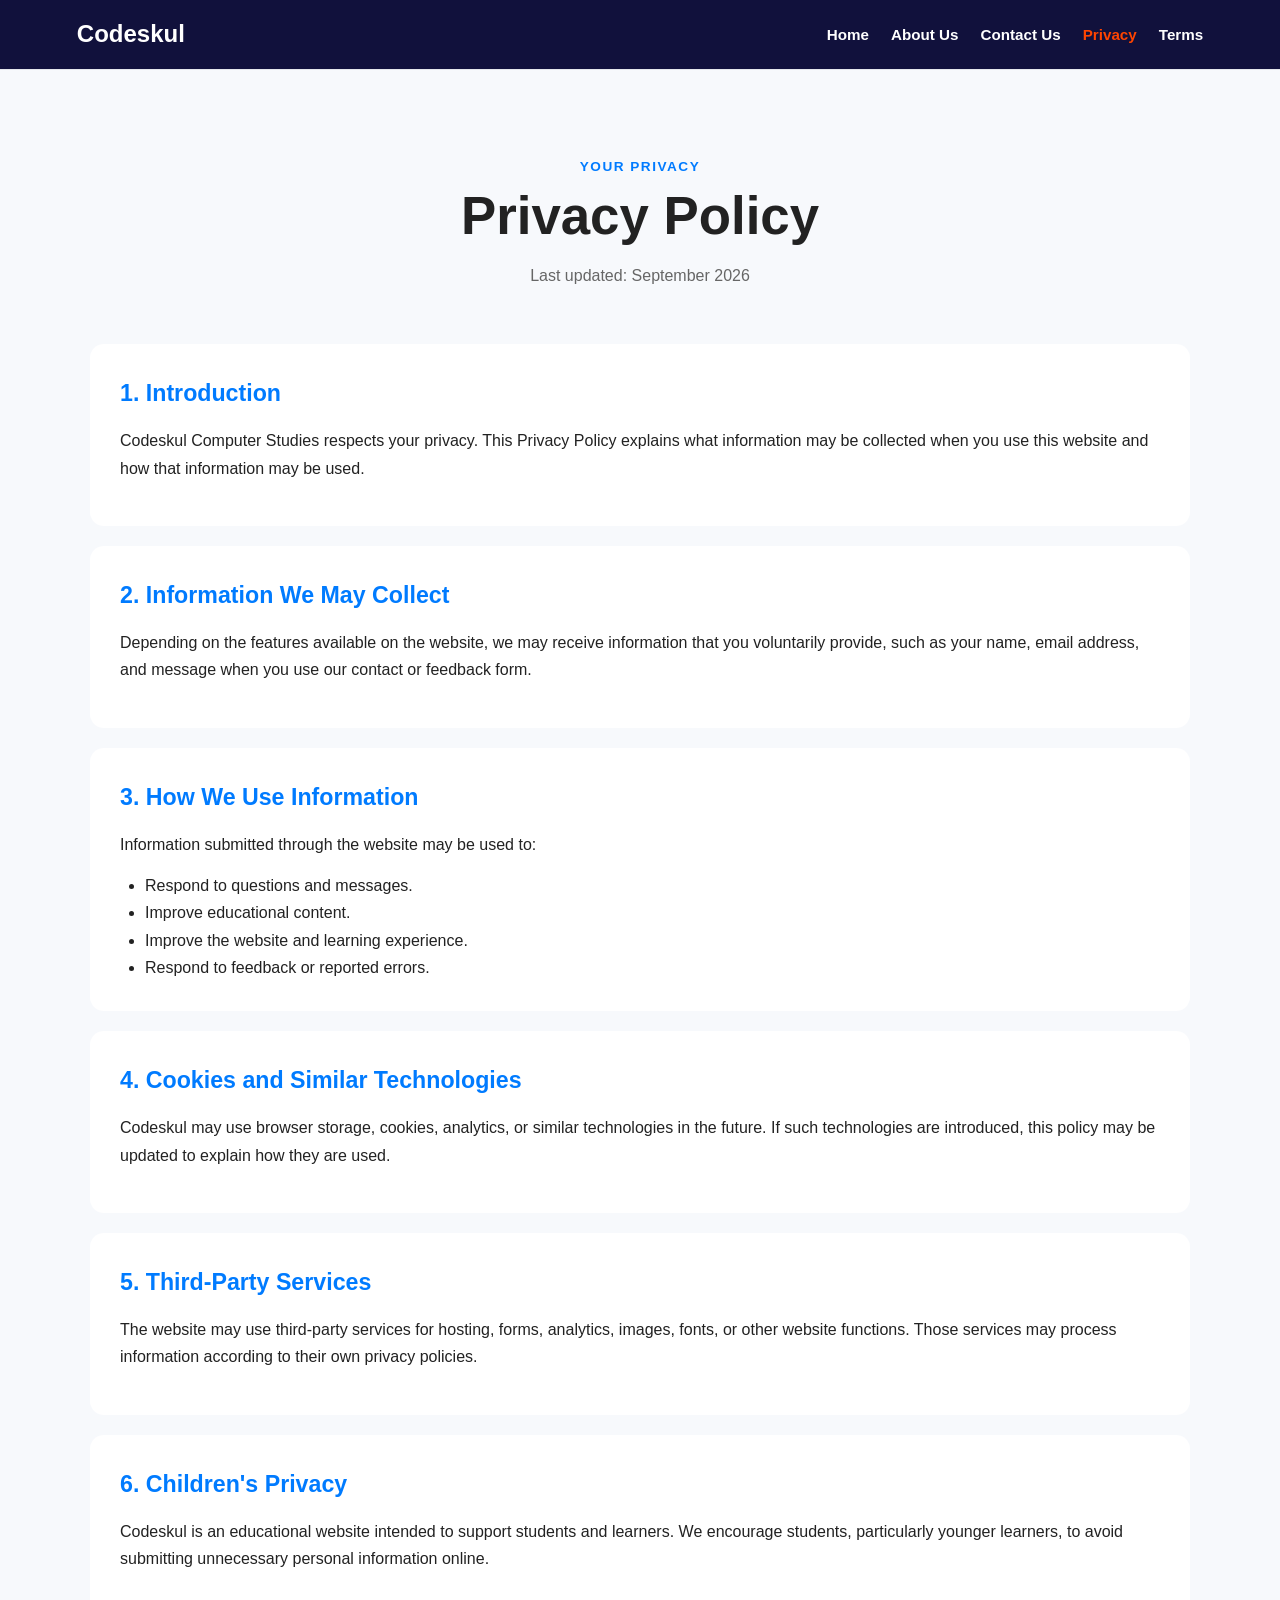
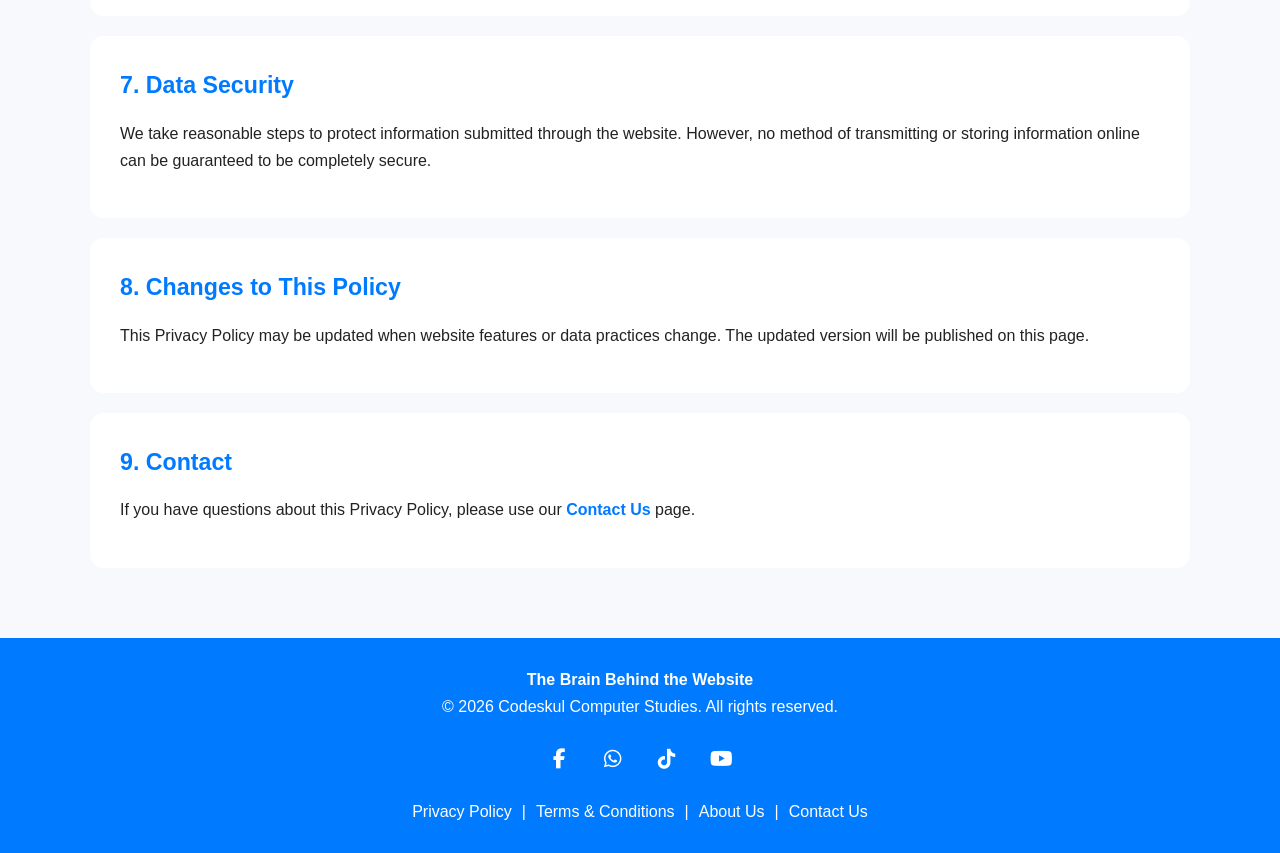
<file: privacy.html>
<!DOCTYPE html>
<html lang="en">

<head>
    <meta charset="UTF-8">
    <meta name="viewport" content="width=device-width, initial-scale=1.0">
    <meta name="description" content="Codeskul Computer Studies Privacy Policy.">
    <title>Privacy Policy | Codeskul Computer Studies</title>

    <link rel="stylesheet" href="https://cdnjs.cloudflare.com/ajax/libs/font-awesome/6.7.2/css/all.min.css">
    <style>
        * {
    box-sizing: border-box;
    margin: 0;
    padding: 0;
}

html {
    scroll-behavior: smooth;
}

body {
     font-family: 'Segoe UI', sans-serif;
    background: #f7f9fc;
    color: #222;
    line-height: 1.7;
}

/* HEADER */

.site-header {
    width: 100%;
    min-height: 70px;
    padding: 12px 6%;
    background: rgb(17, 17, 60);
    display: flex;
    align-items: center;
    justify-content: space-between;
    border-bottom: 1px solid #e5e7eb;
    position: sticky;
    top: 0;
    z-index: 1000;
}

.logo {
    text-decoration: none;
    font-size: 1.5rem;
    font-weight: 800;
    color: white;
}

nav {
    display: flex;
    align-items: center;
    gap: 22px;
}

nav a {
    text-decoration: none;
    color: white;
    font-weight: 600;
    font-size: 0.95rem;
}

nav a:hover,
nav a.active {
    color: orangered;
}

.menu-btn {
    display: none;
    border: none;
    background: transparent;
    font-size: 1.8rem;
    cursor: pointer;
    color: white;
}

/* MAIN */

.page-container {
    width: min(1100px, 92%);
    margin: auto;
    padding: 50px 0;
}

.hero {
    text-align: center;
    padding: 35px 10px 55px;
}

.small-title {
    color: #007bff;
    font-weight: 700;
    font-size: 0.85rem;
    letter-spacing: 1.5px;
    margin-bottom: 8px;
}

.hero h1 {
    font-size: clamp(2rem, 6vw, 3.3rem);
    line-height: 1.15;
    margin-bottom: 15px;
}

.hero p:last-child {
    max-width: 700px;
    margin: auto;
    color: #666;
}

/* CONTENT */

.content-section {
    background: #ffffff;
    margin-bottom: 20px;
    padding: 30px;
    border-radius: 14px;
}

.content-section h2 {
    color: #007bff;
    margin-bottom: 14px;
    font-size: 1.45rem;
}

.content-section h3 {
    margin-bottom: 8px;
}

.content-section p {
    margin-bottom: 14px;
}

.content-section ul {
    padding-left: 25px;
}

.content-section a {
    color: #1769aa;
    font-weight: 600;
}

/* GRID */

.simple-grid {
    display: grid;
    grid-template-columns: repeat(3, 1fr);
    gap: 18px;
    margin-top: 20px;
}

.simple-grid>div {
    padding: 20px;
    border: 1px solid #e5e7eb;
    border-radius: 12px;
}

.simple-grid p {
    margin-bottom: 0;
    color: #666;
}

/* CONTACT */

.contact-layout {
    display: grid;
    grid-template-columns: 1fr 1.2fr;
    gap: 25px;
}

.contact-info,
.contact-form {
    background: #ffffff;
    padding: 30px;
    border-radius: 14px;
}

.contact-info h2,
.contact-form h2 {
    margin-bottom: 18px;
    color: #1769aa;
}

.contact-item {
    margin-top: 20px;
}

.contact-item p {
    color: #666;
}

.contact-form label {
    display: block;
    margin: 15px 0 6px;
    font-weight: 600;
}

.contact-form input,
.contact-form textarea {
    width: 100%;
    padding: 13px;
    border: 1px solid #d5d9df;
    border-radius: 8px;
    font: inherit;
    outline: none;
}

.contact-form input:focus,
.contact-form textarea:focus {
    border-color: #1769aa;
}

.contact-form textarea {
    resize: vertical;
}

.contact-form button {
    margin-top: 18px;
    width: 100%;
    padding: 13px;
    border: none;
    border-radius: 8px;
    background: #1769aa;
    color: white;
    font-size: 1rem;
    font-weight: 700;
    cursor: pointer;
}

.contact-form button:hover {
    opacity: 0.9;
}

.form-message {
    margin-top: 12px;
    font-weight: 600;
}

/* FOOTER */


  footer {
            background: #007bff;
            color: white;
            text-align: center;
            padding: 28px 5%;
        }

        #brainLink {
            color: white;
            text-decoration: none;
            font-weight: 700;
        }

        #brainLink:hover {
            text-decoration: underline;
        }


                .social-icons {
    display: flex;
    gap: 20px;
    justify-content: center;
    margin-top: 0;
    



}

  .social-icons {
            display: flex;
            justify-content: center;
            align-items: center;
            flex-wrap: wrap;
            gap: 12px;
            margin-top: 18px;
        }

        .social-icons a {
            width: 42px;
            height: 42px;
            display: flex;
            justify-content: center;
            align-items: center;
            color: white;
            border-radius: 50%;
            text-decoration: none;
            font-size: 20px;
            transition: 0.25s ease;
        }

        .social-icons a:hover {
            transform: translateY(-3px);
        }

        #face:hover {
            background: #1877f2;
        }

        #what:hover {
            background: #25d366;
        }

        #tik:hover {
            background: #111;
        }

        #you:hover {
            background: #ff0000;
        }


        .footer-links {
            display: flex;
            justify-content: center;
            flex-wrap: wrap;
            gap: 10px;
            margin-top: 18px;
        }

        .footer-links a {
            color: white;
            text-decoration: none;
        
        }

        .footer-links a:hover {
            text-decoration: underline;
        }




/* MOBILE */

@media (max-width: 768px) {

    .site-header {
        padding: 12px 5%;
    }

    .menu-btn {
        display: block;
    }

    nav {
        display: none;
        position: absolute;
        top: 70px;
        left: 0;
        width: 100%;
        background: black;
        flex-direction: column;
        align-items: stretch;
        color: white;
        gap: 0;
        border-bottom: 1px solid #ddd;
    }

    nav.show {
        display: flex;
    }

    nav a {
        padding: 15px 5%;
        border-top: 1px solid #eeeeee;
    }

    .page-container {
        width: 92%;
        padding: 30px 0;
    }

    .hero {
        padding: 25px 5px 35px;
    }

    .content-section,
    .contact-info,
    .contact-form {
        padding: 22px;
    }

    .simple-grid {
        grid-template-columns: 1fr;
    }

    .contact-layout {
        grid-template-columns: 1fr;
    }

    .footer-links {
                flex-direction: column;
                gap: 6px;
            }
}




    </style>
</head>

<body>

    <header class="site-header">
        <a href="index.html" class="logo">Codeskul</a>

        <button class="menu-btn" id="menuBtn" aria-label="Open menu">☰</button>

        <nav id="mainNav">
            <a href="index.html">Home</a>
            <a href="about.html">About Us</a>
            <a href="contact.html">Contact Us</a>
            <a href="privacy.html" class="active">Privacy</a>
            <a href="terms.html">Terms</a>
        </nav>
    </header>

    <main class="page-container legal-page">

        <section class="hero">
            <p class="small-title">YOUR PRIVACY</p>
            <h1>Privacy Policy</h1>
            <p>Last updated: September 2026</p>
        </section>

        <section class="content-section">
            <h2>1. Introduction</h2>
            <p>
                Codeskul Computer Studies respects your privacy. This Privacy Policy
                explains what information may be collected when you use this website
                and how that information may be used.
            </p>
        </section>

        <section class="content-section">
            <h2>2. Information We May Collect</h2>
            <p>
                Depending on the features available on the website, we may receive
                information that you voluntarily provide, such as your name, email
                address, and message when you use our contact or feedback form.
            </p>
        </section>

        <section class="content-section">
            <h2>3. How We Use Information</h2>
            <p>Information submitted through the website may be used to:</p>

            <ul>
                <li>Respond to questions and messages.</li>
                <li>Improve educational content.</li>
                <li>Improve the website and learning experience.</li>
                <li>Respond to feedback or reported errors.</li>
            </ul>
        </section>

        <section class="content-section">
            <h2>4. Cookies and Similar Technologies</h2>
            <p>
                Codeskul may use browser storage, cookies, analytics, or similar
                technologies in the future. If such technologies are introduced,
                this policy may be updated to explain how they are used.
            </p>
        </section>

        <section class="content-section">
            <h2>5. Third-Party Services</h2>
            <p>
                The website may use third-party services for hosting, forms, analytics,
                images, fonts, or other website functions. Those services may process
                information according to their own privacy policies.
            </p>
        </section>

        <section class="content-section">
            <h2>6. Children's Privacy</h2>
            <p>
                Codeskul is an educational website intended to support students and
                learners. We encourage students, particularly younger learners, to
                avoid submitting unnecessary personal information online.
            </p>
        </section>

        <section class="content-section">
            <h2>7. Data Security</h2>
            <p>
                We take reasonable steps to protect information submitted through
                the website. However, no method of transmitting or storing information
                online can be guaranteed to be completely secure.
            </p>
        </section>

        <section class="content-section">
            <h2>8. Changes to This Policy</h2>
            <p>
                This Privacy Policy may be updated when website features or data
                practices change. The updated version will be published on this page.
            </p>
        </section>

        <section class="content-section">
            <h2>9. Contact</h2>
            <p>
                If you have questions about this Privacy Policy, please use our
                <a href="contact.html" style="color: #007bff; text-decoration: none;">Contact Us</a> page.
            </p>
        </section>

    </main>

    <footer>
        <a href="brain.html" id="brainLink">The Brain Behind the Website</a>
        <p>© <span id="year"></span> Codeskul Computer Studies. All rights reserved.</p>


    <div class="social-icons">
        <a href="https://facebook.com/share/1JX79R6VAV/?mibextid=wwXlfr" target="_blank" id="face"><i class="fab fa-facebook-f"></i></a>
        <a href="https://wa.me/CSDSBJODZZSKC1" target="_blank" id="what"><i class="fab fa-whatsapp"></i></a>
        <a href="https://www.tiktok.com/@codeskul577?r=1&_t=ZS-9AjpOmxjKzs" target="_blank" id="tik"><i class="fab fa-tiktok"></i></a>
        <a href="https://www.youtube.com/@SaiduKalokoh-j5y" target="_blank" id="you"><i class="fab fa-youtube"></i></a>
    </div>



        <div class="footer-links">
<a href="privacy.html">
    Privacy Policy
</a>

<span>|</span>

<a href="terms.html">
    Terms & Conditions
</a>

<span>|</span>

<a href="about.html">
    About Us
</a>

<span>|</span>

<a href="contact.html">
    Contact Us
</a>
        </div>
    </footer>

    <script>
       // Mobile navigation
               const menuBtn =
                    document.getElementById("menuBtn");

                const mainNav =
                    document.getElementById("mainNav");


                if (menuBtn && mainNav) {

                    menuBtn.addEventListener("click", function () {

                        mainNav.classList.toggle("show");

                        if (mainNav.classList.contains("show")) {

                            menuBtn.textContent = "✕";
                            menuBtn.setAttribute(
                                "aria-label",
                                "Close menu"
                            );

                        } else {

                            menuBtn.textContent = "☰";
                            menuBtn.setAttribute(
                                "aria-label",
                                "Open menu"
                            );

                        }

                    });

                }


        // Automatically update the copyright year
        const year = document.getElementById("year");

        if (year) {
            year.textContent = new Date().getFullYear();
        }


        // Contact form validation
        const contactForm = document.getElementById("contactForm");
        const formMessage = document.getElementById("formMessage");

        if (contactForm) {

            contactForm.addEventListener("submit", function (event) {

                event.preventDefault();

                const name = document.getElementById("name").value.trim();
                const email = document.getElementById("email").value.trim();
                const message = document.getElementById("message").value.trim();

                if (!name || !email || !message) {
                    formMessage.textContent = "Please complete all fields.";
                    return;
                }

                formMessage.textContent = "Thank you! Your message has been prepared successfully.";

                contactForm.reset();

            });

        }
    </script>
</body>

</html>
</file>
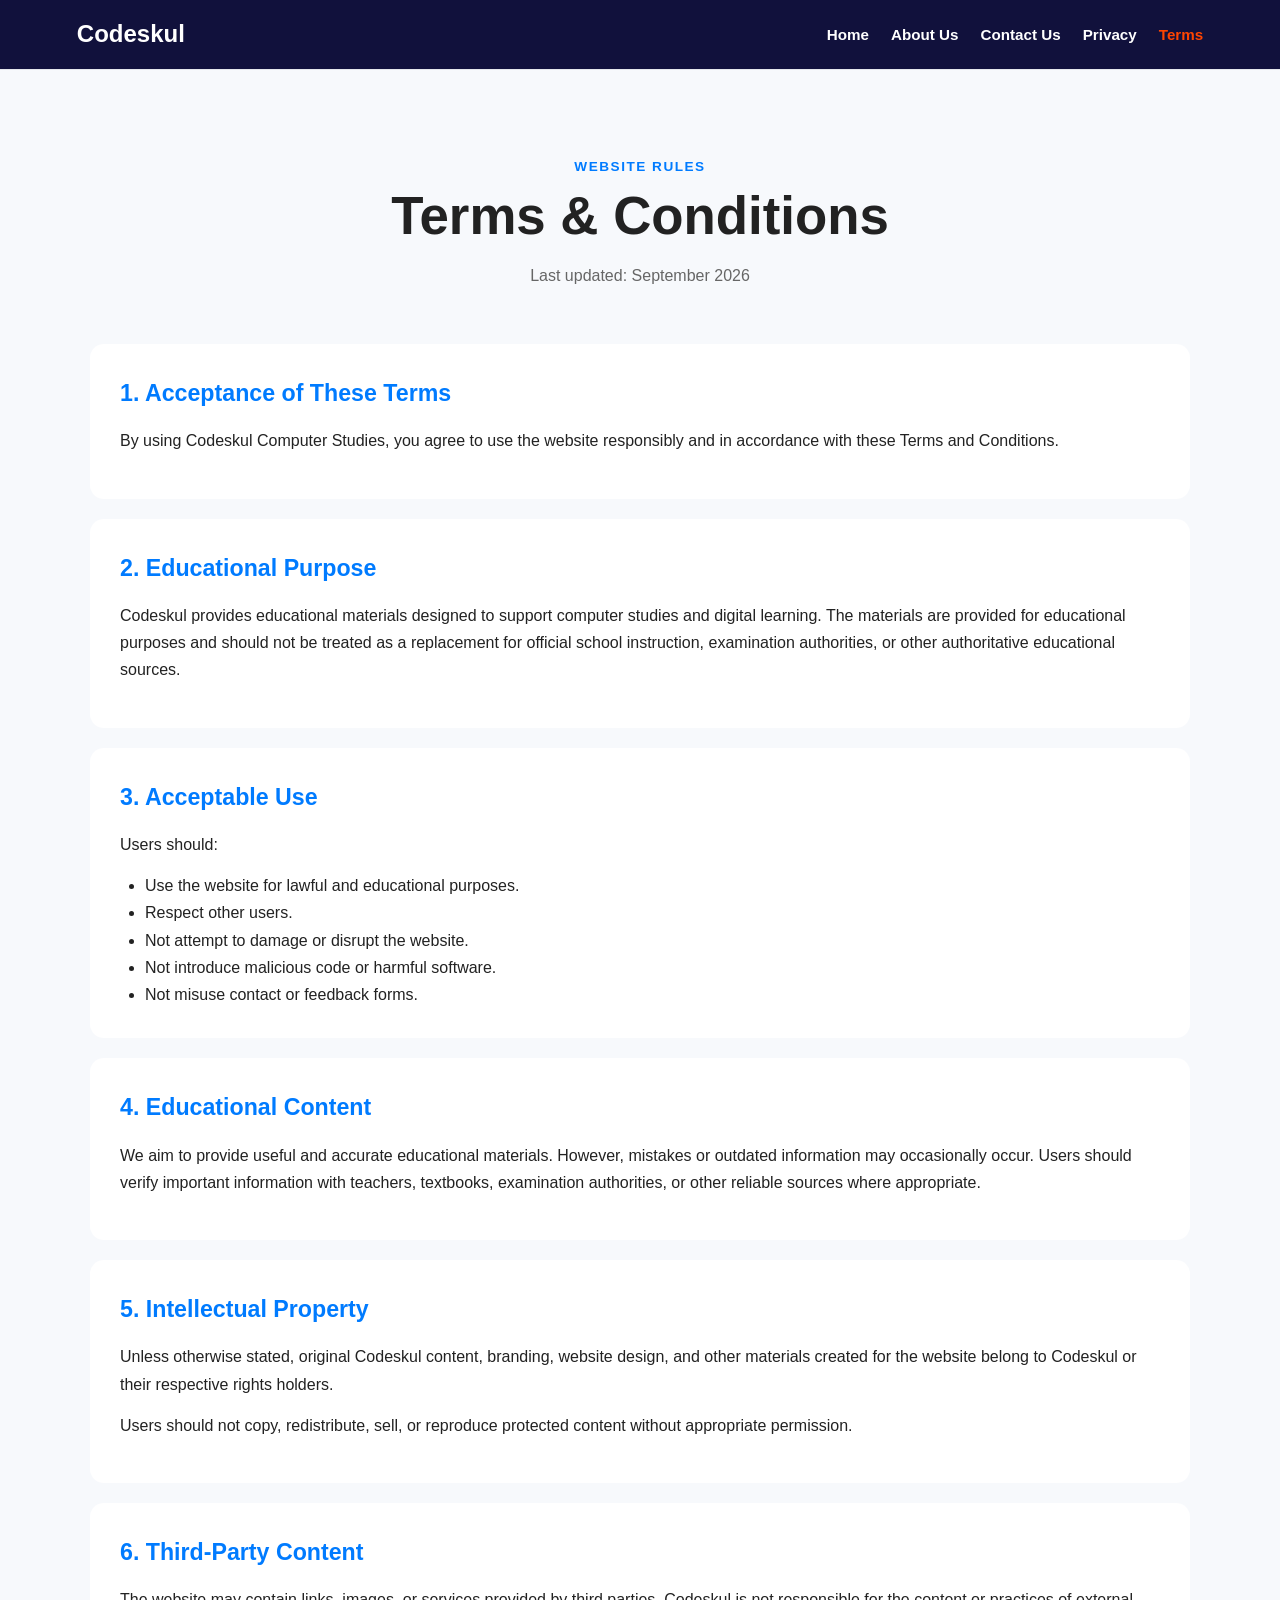
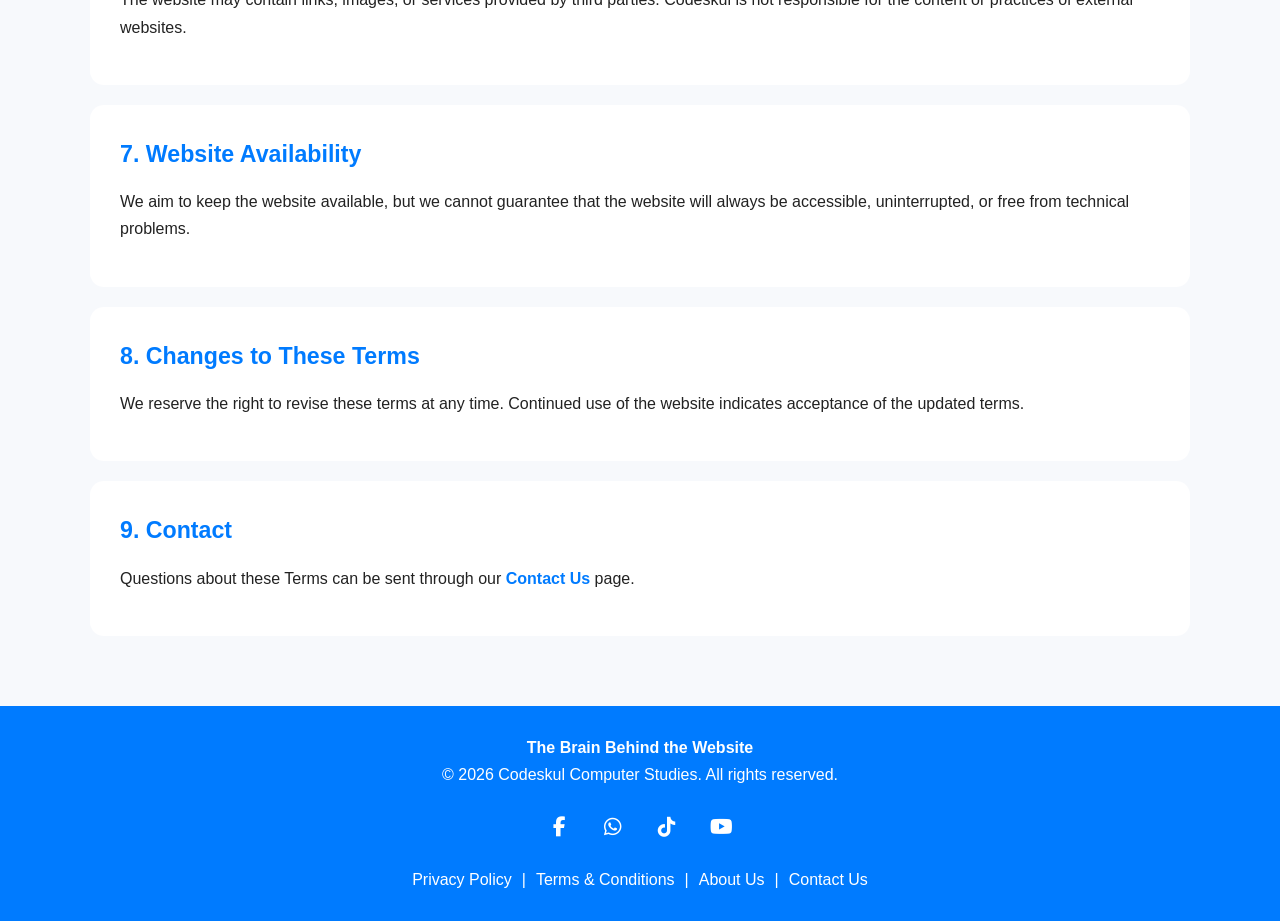
<file: terms.html>
<!DOCTYPE html>
<html lang="en">

<head>
    <meta charset="UTF-8">
    <meta name="viewport" content="width=device-width, initial-scale=1.0">
    <meta name="description" content="Codeskul Computer Studies Terms and Conditions.">
    <title>Terms & Conditions | Codeskul Computer Studies</title>

    <link rel="stylesheet" href="https://cdnjs.cloudflare.com/ajax/libs/font-awesome/6.7.2/css/all.min.css">
    <style>

        * {
    box-sizing: border-box;
    margin: 0;
    padding: 0;
}

html {
    scroll-behavior: smooth;
}

body {
    font-family: 'Segoe UI', sans-serif;
    background: #f7f9fc;
    color: #222;
    line-height: 1.7;
}

/* HEADER */

.site-header {
    width: 100%;
    min-height: 70px;
    padding: 12px 6%;
    background: rgb(17, 17, 60);
    display: flex;
    align-items: center;
    justify-content: space-between;
    border-bottom: 1px solid #e5e7eb;
    position: sticky;
    top: 0;
    z-index: 1000;
}

.logo {
    text-decoration: none;
    font-size: 1.5rem;
    font-weight: 800;
    color: white;
}

nav {
    display: flex;
    align-items: center;
    gap: 22px;
}

nav a {
    text-decoration: none;
    color: white;
    font-weight: 600;
    font-size: 0.95rem;
}

nav a:hover,
nav a.active {
    color: orangered;
}

.menu-btn {
    display: none;
    border: none;
    background: transparent;
    font-size: 1.8rem;
    cursor: pointer;
    color: white;
}

/* MAIN */

.page-container {
    width: min(1100px, 92%);
    margin: auto;
    padding: 50px 0;
}

.hero {
    text-align: center;
    padding: 35px 10px 55px;
}

.small-title {
    color: #007bff;
    font-weight: 700;
    font-size: 0.85rem;
    letter-spacing: 1.5px;
    margin-bottom: 8px;
}

.hero h1 {
    font-size: clamp(2rem, 6vw, 3.3rem);
    line-height: 1.15;
    margin-bottom: 15px;
}

.hero p:last-child {
    max-width: 700px;
    margin: auto;
    color: #666;
}

/* CONTENT */

.content-section {
    background: #ffffff;
    margin-bottom: 20px;
    padding: 30px;
    border-radius: 14px;
}

.content-section h2 {
    color: #007bff;
    margin-bottom: 14px;
    font-size: 1.45rem;
}

.content-section h3 {
    margin-bottom: 8px;
}

.content-section p {
    margin-bottom: 14px;
}

.content-section ul {
    padding-left: 25px;
}

.content-section a {
    color: #1769aa;
    font-weight: 600;
}

/* GRID */

.simple-grid {
    display: grid;
    grid-template-columns: repeat(3, 1fr);
    gap: 18px;
    margin-top: 20px;
}

.simple-grid>div {
    padding: 20px;
    border: 1px solid #e5e7eb;
    border-radius: 12px;
}

.simple-grid p {
    margin-bottom: 0;
    color: #666;
}

/* CONTACT */

.contact-layout {
    display: grid;
    grid-template-columns: 1fr 1.2fr;
    gap: 25px;
}

.contact-info,
.contact-form {
    background: #ffffff;
    padding: 30px;
    border-radius: 14px;
}

.contact-info h2,
.contact-form h2 {
    margin-bottom: 18px;
    color: #007bff;
}

.contact-item {
    margin-top: 20px;
}

.contact-item p {
    color: #666;
}

.contact-form label {
    display: block;
    margin: 15px 0 6px;
    font-weight: 600;
}

.contact-form input,
.contact-form textarea {
    width: 100%;
    padding: 13px;
    border: 1px solid #d5d9df;
    border-radius: 8px;
    font: inherit;
    outline: none;
}

.contact-form input:focus,
.contact-form textarea:focus {
    border-color: #1769aa;
}

.contact-form textarea {
    resize: vertical;
}

.contact-form button {
    margin-top: 18px;
    width: 100%;
    padding: 13px;
    border: none;
    border-radius: 8px;
    background: #1769aa;
    color: white;
    font-size: 1rem;
    font-weight: 700;
    cursor: pointer;
}

.contact-form button:hover {
    opacity: 0.9;
}

.form-message {
    margin-top: 12px;
    font-weight: 600;
}

/* FOOTER */


        footer {
            background: #007bff;
            color: white;
            text-align: center;
            padding: 28px 5%;
        }

        #brainLink {
            color: white;
            text-decoration: none;
            font-weight: 700;
        }

        #brainLink:hover {
            text-decoration: underline;
        }






        .social-icons {
    display: flex;
    gap: 20px;
    justify-content: center;
    margin-top: 0;
    



}

  .social-icons {
            display: flex;
            justify-content: center;
            align-items: center;
            flex-wrap: wrap;
            gap: 12px;
            margin-top: 18px;
        }

        .social-icons a {
            width: 42px;
            height: 42px;
            display: flex;
            justify-content: center;
            align-items: center;
            color: white;
            border-radius: 50%;
            text-decoration: none;
            font-size: 20px;
            transition: 0.25s ease;
        }

        .social-icons a:hover {
            transform: translateY(-3px);
        }

        #face:hover {
            background: #1877f2;
        }

        #what:hover {
            background: #25d366;
        }

        #tik:hover {
            background: #111;
        }

        #you:hover {
            background: #ff0000;
        }


        .footer-links {
            display: flex;
            justify-content: center;
            flex-wrap: wrap;
            gap: 10px;
            margin-top: 18px;
        }

        .footer-links a {
            color: white;
            text-decoration: none;
        
        }

        .footer-links a:hover {
            text-decoration: underline;
        }



/* MOBILE */

@media (max-width: 768px) {

    .site-header {
        padding: 12px 5%;
    }

    .menu-btn {
        display: block;
    }

    nav {
        display: none;
        position: absolute;
        top: 70px;
        left: 0;
        width: 100%;
        background: black;
        flex-direction: column;
        align-items: stretch;
        gap: 0;
        border-bottom: 1px solid #ddd;
        color: white;
    }

    nav.show {
        display: flex;
    }

    nav a {
        padding: 15px 5%;
        border-top: 1px solid #eeeeee;
    }

    .page-container {
        width: 92%;
        padding: 30px 0;
    }

    .hero {
        padding: 25px 5px 35px;
    }

    .content-section,
    .contact-info,
    .contact-form {
        padding: 22px;
    }

    .simple-grid {
        grid-template-columns: 1fr;
    }

    .contact-layout {
        grid-template-columns: 1fr;
    }

                .footer-links {
                flex-direction: column;
                gap: 6px;
            }
}




    </style>
</head>

<body>

    <header class="site-header">
        <a href="index.html" class="logo">Codeskul</a>

        <button class="menu-btn" id="menuBtn" aria-label="Open menu">☰</button>

        <nav id="mainNav">
            <a href="index.html">Home</a>
            <a href="about.html">About Us</a>
            <a href="contact.html">Contact Us</a>
            <a href="privacy.html">Privacy</a>
            <a href="terms.html" class="active">Terms</a>
        </nav>
    </header>

    <main class="page-container legal-page">

        <section class="hero">
            <p class="small-title">WEBSITE RULES</p>
            <h1>Terms & Conditions</h1>
            <p>Last updated: September 2026</p>
        </section>

        <section class="content-section">
            <h2>1. Acceptance of These Terms</h2>
            <p>
                By using Codeskul Computer Studies, you agree to use the website
                responsibly and in accordance with these Terms and Conditions.
            </p>
        </section>

        <section class="content-section">
            <h2>2. Educational Purpose</h2>
            <p>
                Codeskul provides educational materials designed to support computer
                studies and digital learning. The materials are provided for
                educational purposes and should not be treated as a replacement for
                official school instruction, examination authorities, or other
                authoritative educational sources.
            </p>
        </section>

        <section class="content-section">
            <h2>3. Acceptable Use</h2>
            <p>Users should:</p>

            <ul>
                <li>Use the website for lawful and educational purposes.</li>
                <li>Respect other users.</li>
                <li>Not attempt to damage or disrupt the website.</li>
                <li>Not introduce malicious code or harmful software.</li>
                <li>Not misuse contact or feedback forms.</li>
            </ul>
        </section>

        <section class="content-section">
            <h2>4. Educational Content</h2>
            <p>
                We aim to provide useful and accurate educational materials. However,
                mistakes or outdated information may occasionally occur. Users should
                verify important information with teachers, textbooks, examination
                authorities, or other reliable sources where appropriate.
            </p>
        </section>

        <section class="content-section">
            <h2>5. Intellectual Property</h2>
            <p>
                Unless otherwise stated, original Codeskul content, branding,
                website design, and other materials created for the website belong
                to Codeskul or their respective rights holders.
            </p>

            <p>
                Users should not copy, redistribute, sell, or reproduce protected
                content without appropriate permission.
            </p>
        </section>

        <section class="content-section">
            <h2>6. Third-Party Content</h2>
            <p>
                The website may contain links, images, or services provided by
                third parties. Codeskul is not responsible for the content or
                practices of external websites.
            </p>
        </section>

        <section class="content-section">
            <h2>7. Website Availability</h2>
            <p>
                We aim to keep the website available, but we cannot guarantee that
                the website will always be accessible, uninterrupted, or free from
                technical problems.
            </p>
        </section>

        <section class="content-section">
            <h2>8. Changes to These Terms</h2>
            <p>
                We reserve the right to revise these terms at any time. Continued use of the website indicates acceptance of the updated
                terms.
            </p>
        </section>

        <section class="content-section">
            <h2>9. Contact</h2>
            <p>
                Questions about these Terms can be sent through our
                <a href="contact.html" style="color: #007bff; text-decoration: none;">Contact Us</a> page.
            </p>
        </section>

    </main>

    <footer>
        <a href="brain.html" id="brainLink">The Brain Behind the Website</a>
        <p>© <span id="year"></span> Codeskul Computer Studies. All rights reserved.</p>


    <div class="social-icons">
        <a href="https://facebook.com/share/1JX79R6VAV/?mibextid=wwXlfr" target="_blank" id="face"><i class="fab fa-facebook-f"></i></a>
        <a href="https://wa.me/CSDSBJODZZSKC1" target="_blank" id="what"><i class="fab fa-whatsapp"></i></a>
        <a href="https://www.tiktok.com/@codeskul577?r=1&_t=ZS-9AjpOmxjKzs" target="_blank" id="tik"><i class="fab fa-tiktok"></i></a>
        <a href="https://www.youtube.com/@SaiduKalokoh-j5y" target="_blank" id="you"><i class="fab fa-youtube"></i></a>
    </div>



        <div class="footer-links">
<a href="privacy.html">
    Privacy Policy
</a>

<span>|</span>

<a href="terms.html">
    Terms & Conditions
</a>

<span>|</span>

<a href="about.html">
    About Us
</a>

<span>|</span>

<a href="contact.html">
    Contact Us
</a>

        </div>
    </footer>

    <script>
        // Mobile navigation
            const menuBtn =
                document.getElementById("menuBtn");

            const mainNav =
                document.getElementById("mainNav");


            if (menuBtn && mainNav) {

                menuBtn.addEventListener("click", function () {

                    mainNav.classList.toggle("show");

                    if (mainNav.classList.contains("show")) {

                        menuBtn.textContent = "✕";
                        menuBtn.setAttribute(
                            "aria-label",
                            "Close menu"
                        );

                    } else {

                        menuBtn.textContent = "☰";
                        menuBtn.setAttribute(
                            "aria-label",
                            "Open menu"
                        );

                    }

                });

            }


            // Automatically update the copyright year
            const year = document.getElementById("year");

            if (year) {
                year.textContent = new Date().getFullYear();
            }


            // Contact form validation
            const contactForm = document.getElementById("contactForm");
            const formMessage = document.getElementById("formMessage");

            if (contactForm) {

                contactForm.addEventListener("submit", function (event) {

                    event.preventDefault();

                    const name = document.getElementById("name").value.trim();
                    const email = document.getElementById("email").value.trim();
                    const message = document.getElementById("message").value.trim();

                    if (!name || !email || !message) {
                        formMessage.textContent = "Please complete all fields.";
                        return;
                    }

                    formMessage.textContent = "Thank you! Your message has been prepared successfully.";

                    contactForm.reset();

                });

            }
    </script>
</body>

</html>
</file>
<file: style.css>
body {
    margin: 0;
    font-family: 'Segoe UI', sans-serif;
    background: var(--bg);
    color: var(--text);
    transition: 0.3s;
}

:root {
    --bg: #f5f7fa;
    --text: #111;
    --card: #fff;
}

.dark {
    --bg: #111;
    --text: #fff;
    --card: #222;
}

/* HEADER */
header {
    background: #0a66c2;
    color: white;
    padding: 15px;
    display: flex;
    gap: 10px;
    align-items: center;
}

#search {
    flex: 1;
    padding: 10px;
    border-radius: 8px;
    border: none;
}

/* HERO */
.hero {
    background: rgb(17, 17, 60);
    color: white;
    text-align: center;
    padding: 60px 20px;
}
.logo{
    display: flex;
    align-items: center;
    gap: 10;
}
.logo img{
    width: 40px;
    height: 40px;
    object-fit: contain;
}
.hero-logo{
    width: 80px;
    margin-bottom: 10px;
}

/* GRID */
.topics {
    display: grid;
    grid-template-columns: repeat(auto-fit, minmax(250px, 1fr));
    gap: 20px;
    padding: 20px;
}

/* CARD */
.card {
    background: var(--card);
    border-radius: 12px;
    overflow: hidden;
    text-decoration: none;
    color: var(--text);
    box-shadow: 0 5px 15px rgba(0, 0, 0, 0.1);
    transition: 0.3s;
}

.card img {
    width: 100%;
    height: 150px;
    object-fit: cover;
}

.card h3 {
    padding: 10px;
}

.card p {
    padding: 0 10px 15px;
    font-size: 14px;
}

.card:hover {
    transform: translateY(-8px);
}

  /* LESSON HERO */
  .lesson-hero {
      position: relative;
  }

  .lesson-hero img {
      width: 100%;
      height: 350px;
      object-fit: cover;
  }

  .hero-overlay {
      position: absolute;
      top: 40%;
      left: 10%;
      color: white;
  }

  .lesson-container {
      max-width: 1000px;
      margin: auto;
      padding: 20px;
  }

  .lesson-card {
      background: var(--card);
      margin: 20px 0;
      padding: 25px;
      border-radius: 15px;
      box-shadow: 0 5px 20px rgba(0, 0, 0, 0.08);
  }

  .lesson-card h2 {
      color: #0a66c2;
  }

  .grid-two {
      display: grid;
      grid-template-columns: repeat(auto-fit, minmax(250px, 1fr));
      gap: 20px;
  }

  .quiz-section {
      margin-top: 40px;
  }

  .back-btn {
      display: inline-block;
      margin: 30px 0;
      padding: 12px 20px;
      background: #0a66c2;
      color: white;
      text-decoration: none;
      border-radius: 8px;
  }

/* FOOTER */
footer {
    text-align: center;
    padding: 15px;
    
}


/* MOBILE */
@media(max-width:768px) {
    header {
        flex-direction: column;
    }
    .logo h1{
        font-size: 18px;
    }
    .logo img{
        width: 30px;
    }

}

.social-icons {
    display: flex;
    gap: 20px;
    justify-content: center;
    margin-top: 0;
    



}

.social-icons a {
    font-size: 20px;
    color: #fff;

    padding: 10px;
    text-decoration: none;
    transition: background 0.3s;

}

#face:hover {
    background: blue;
}

#what:hover {
    background: green;
}

#tik:hover {
    background: gray;
}
#you:hover {
    background: red;
}
</file>
